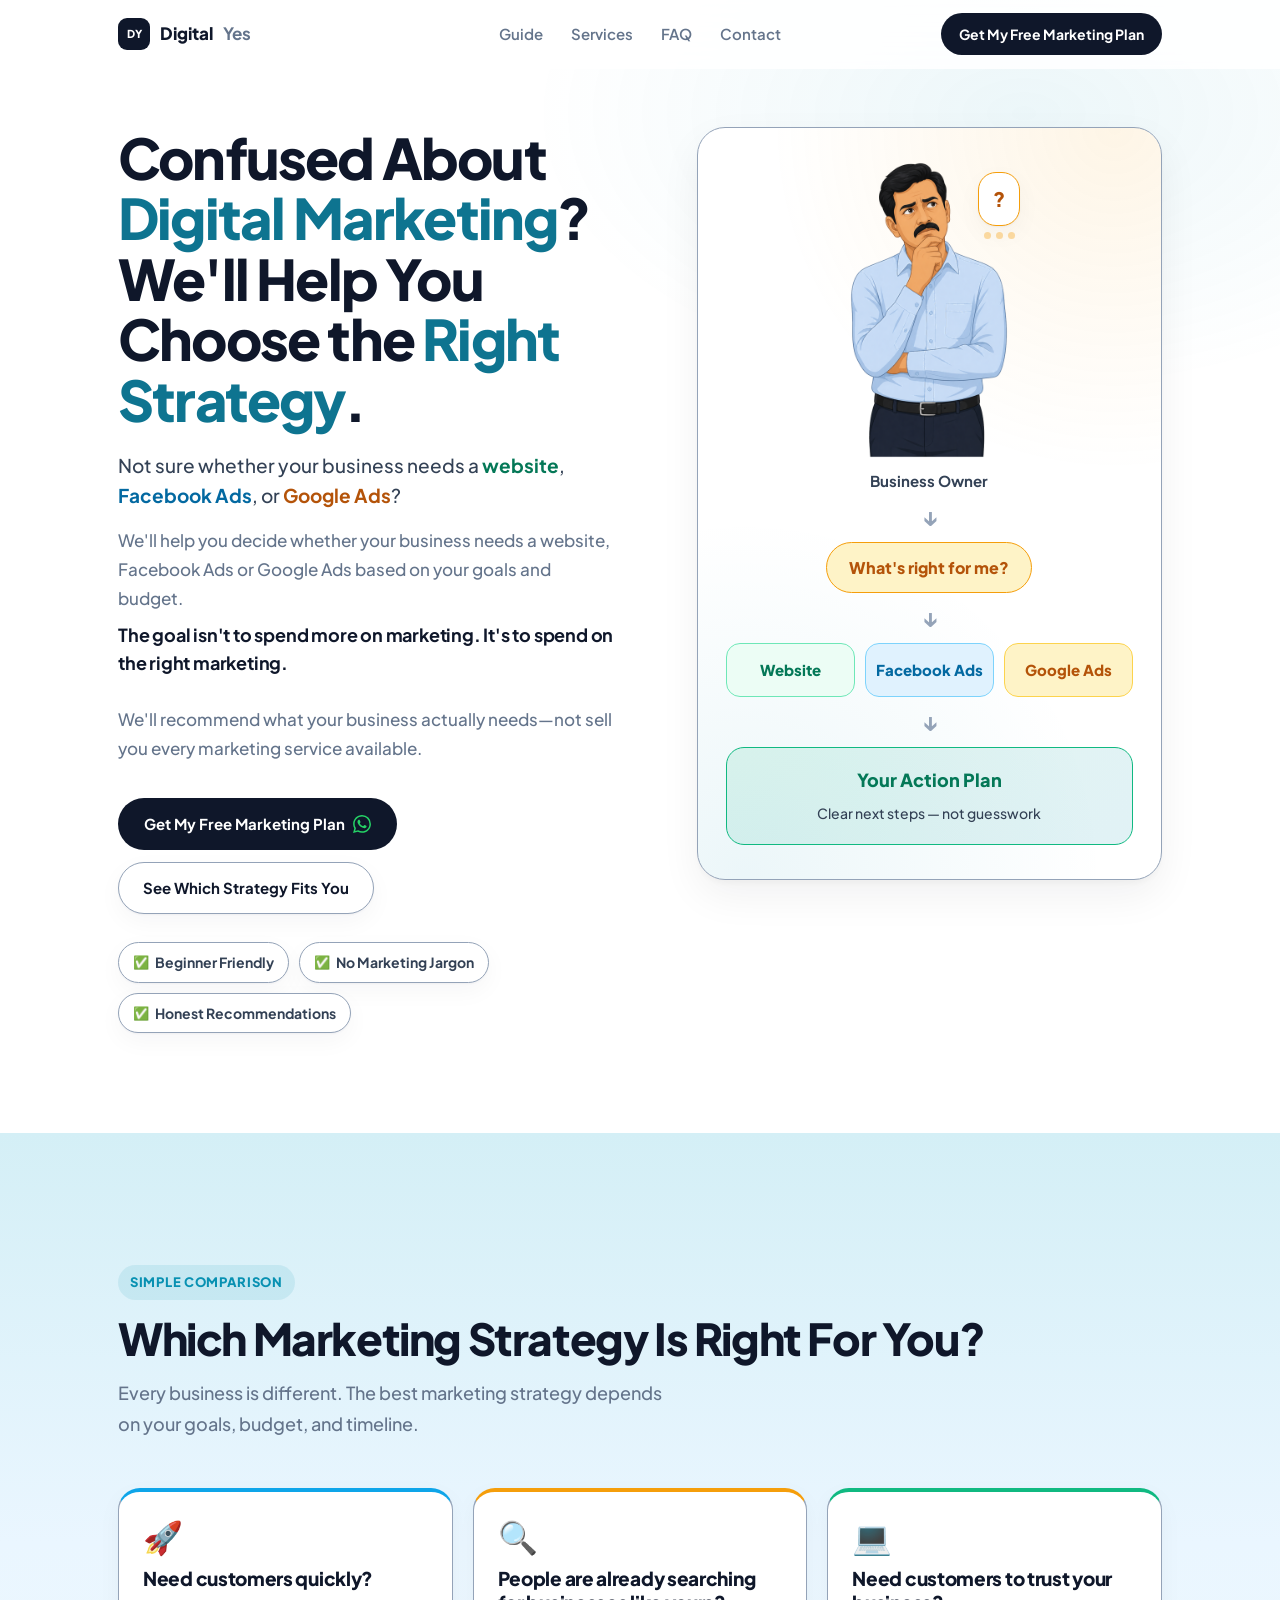
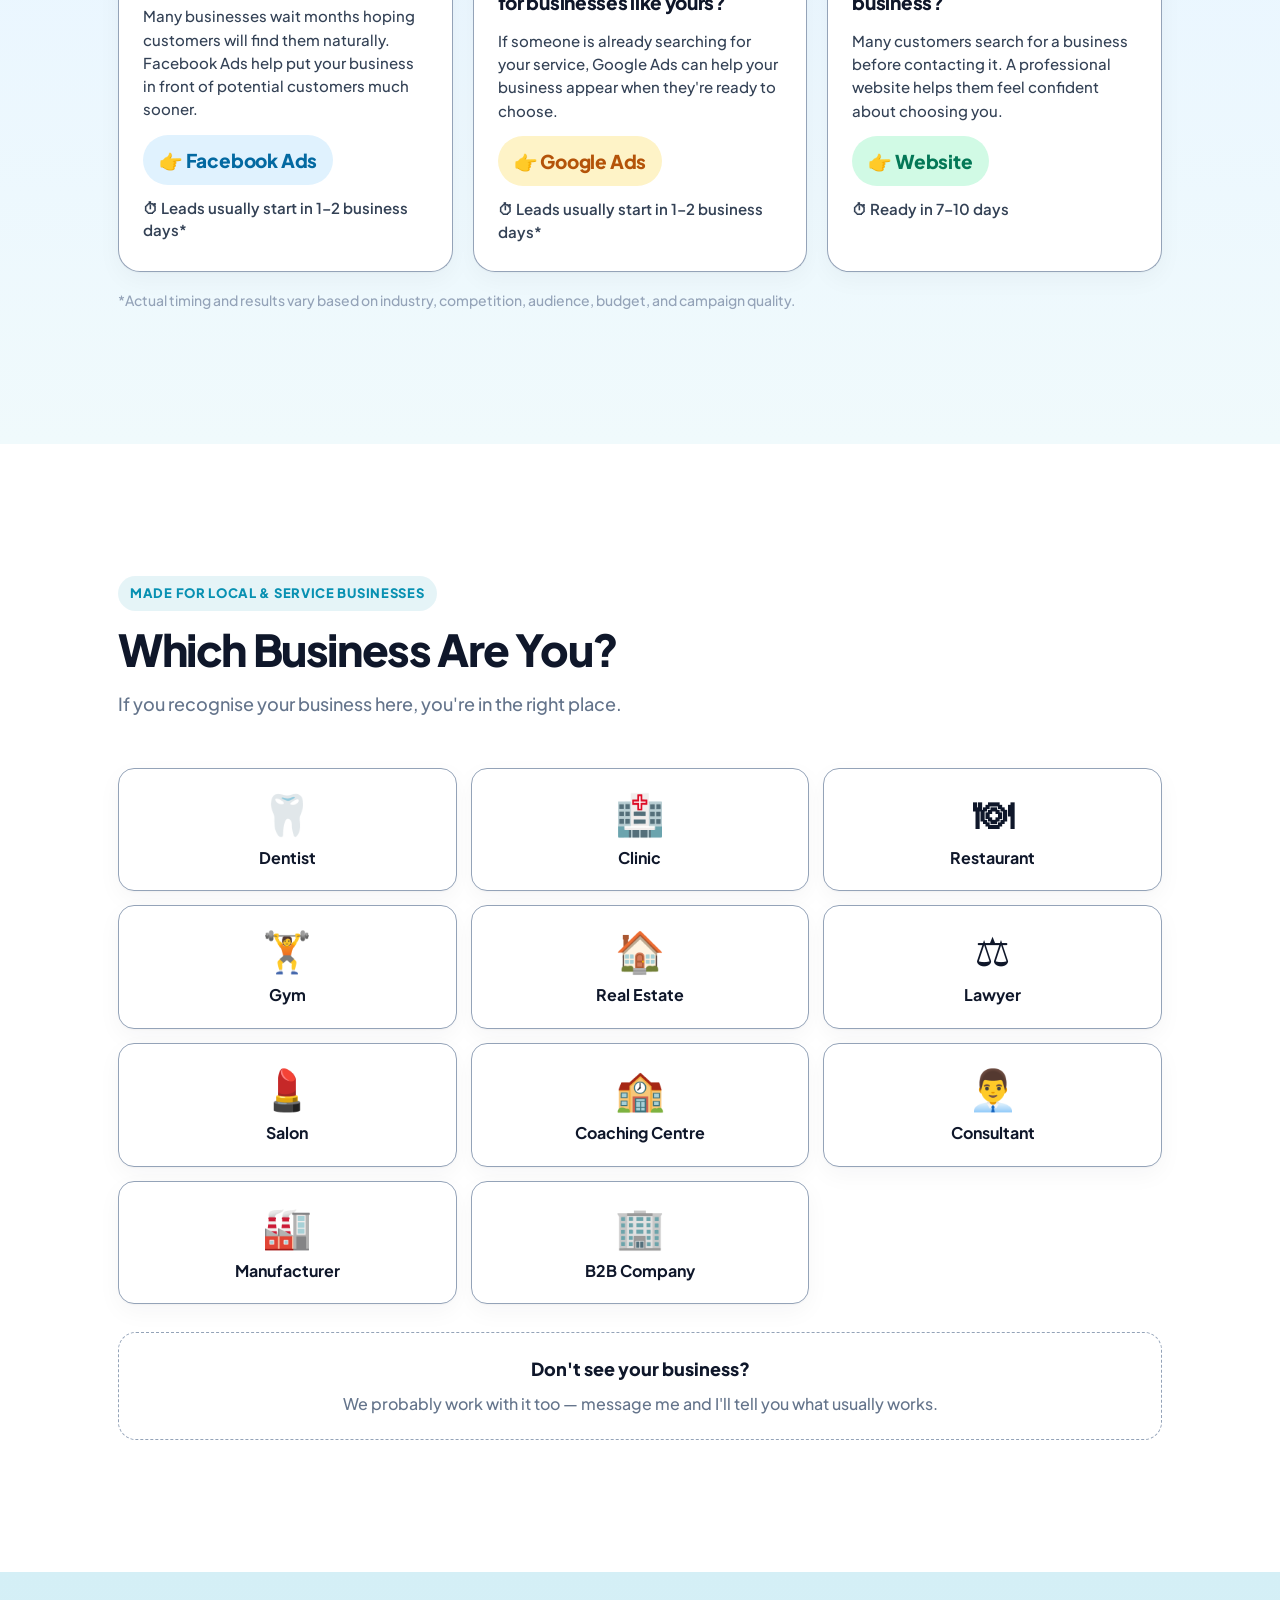
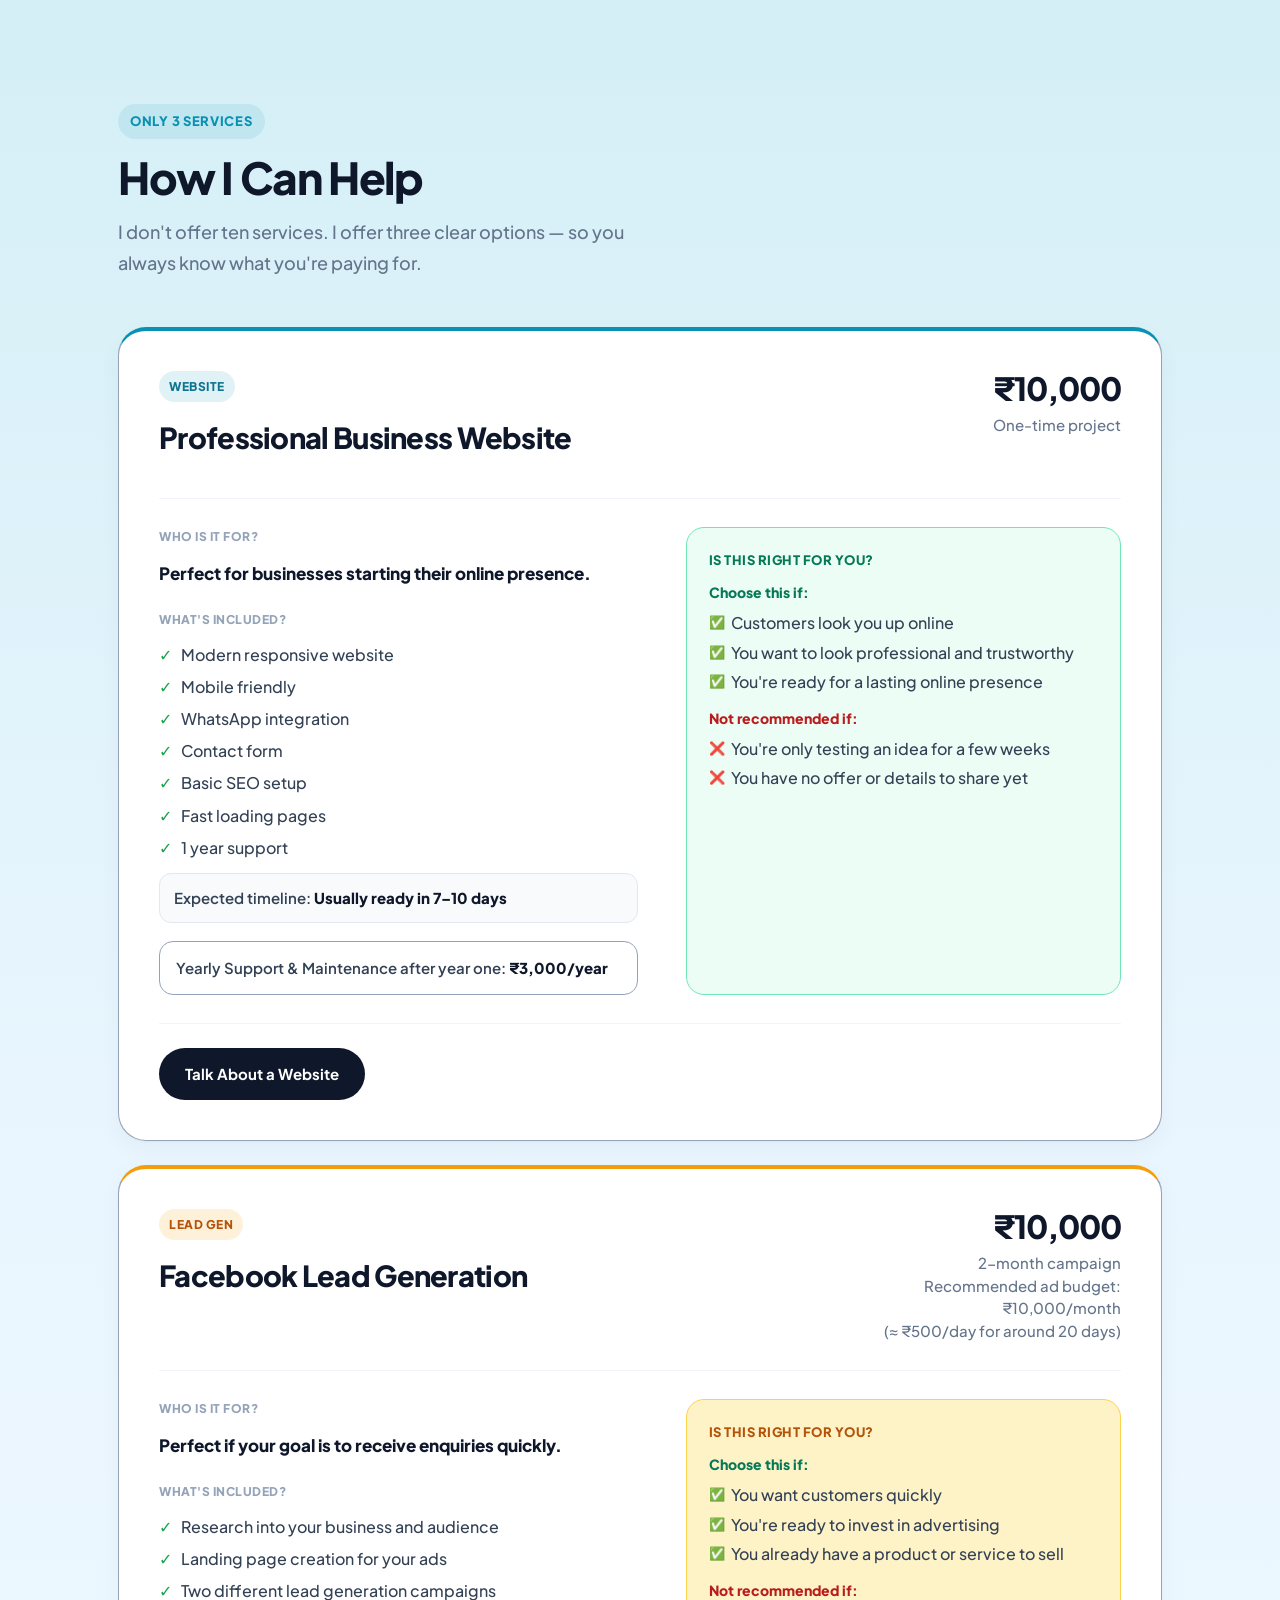
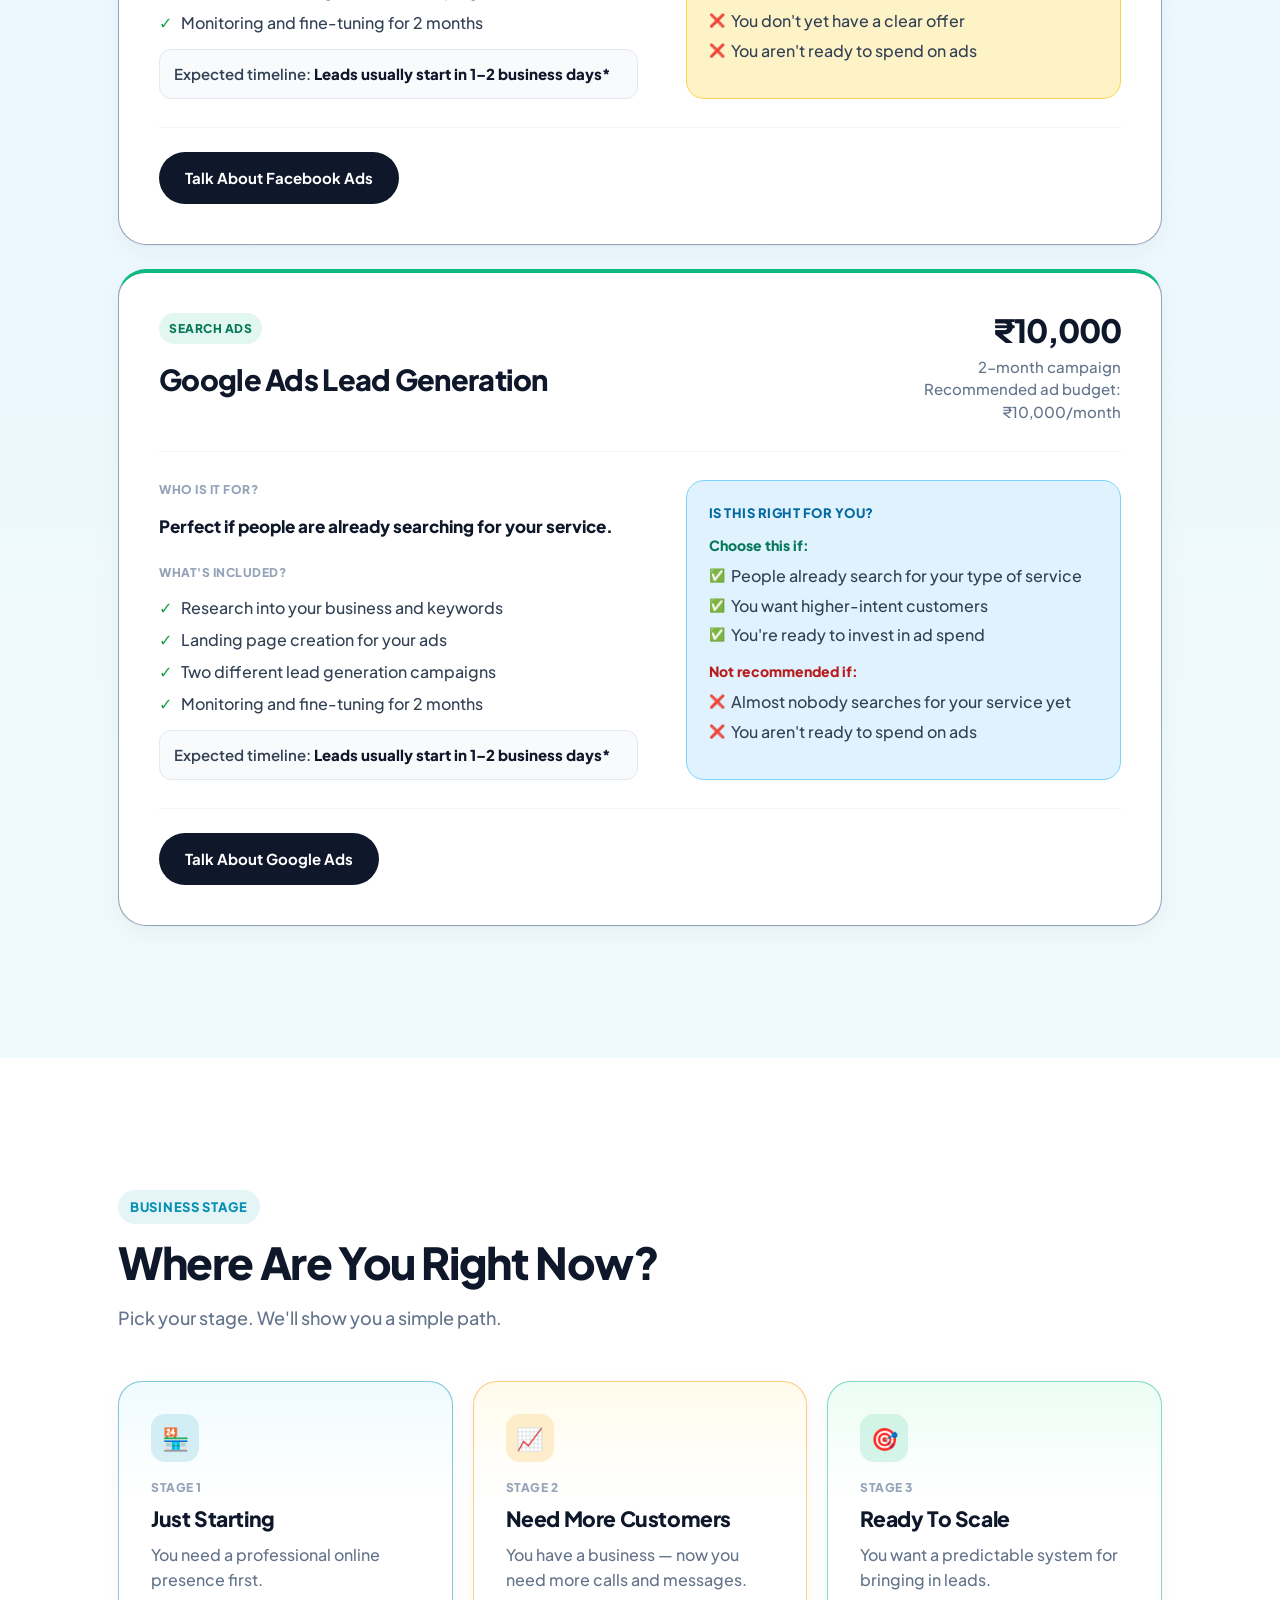
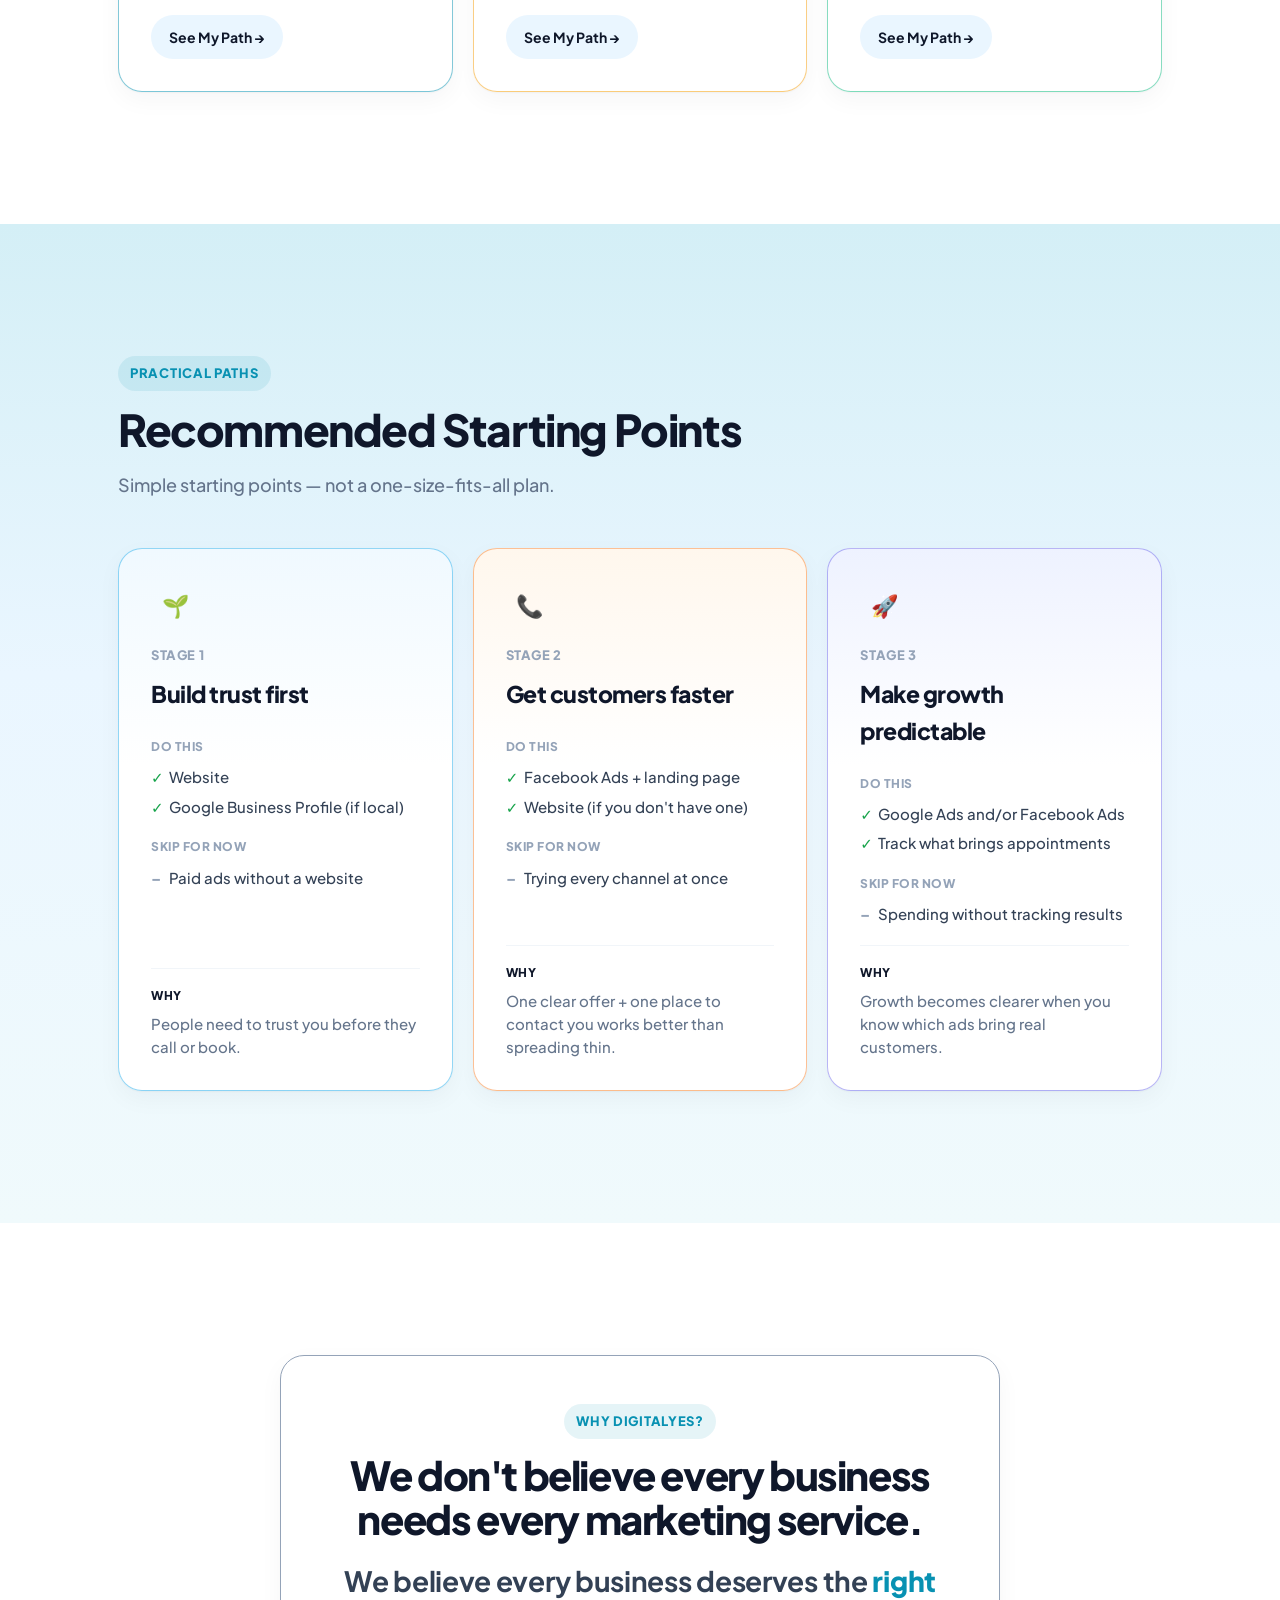
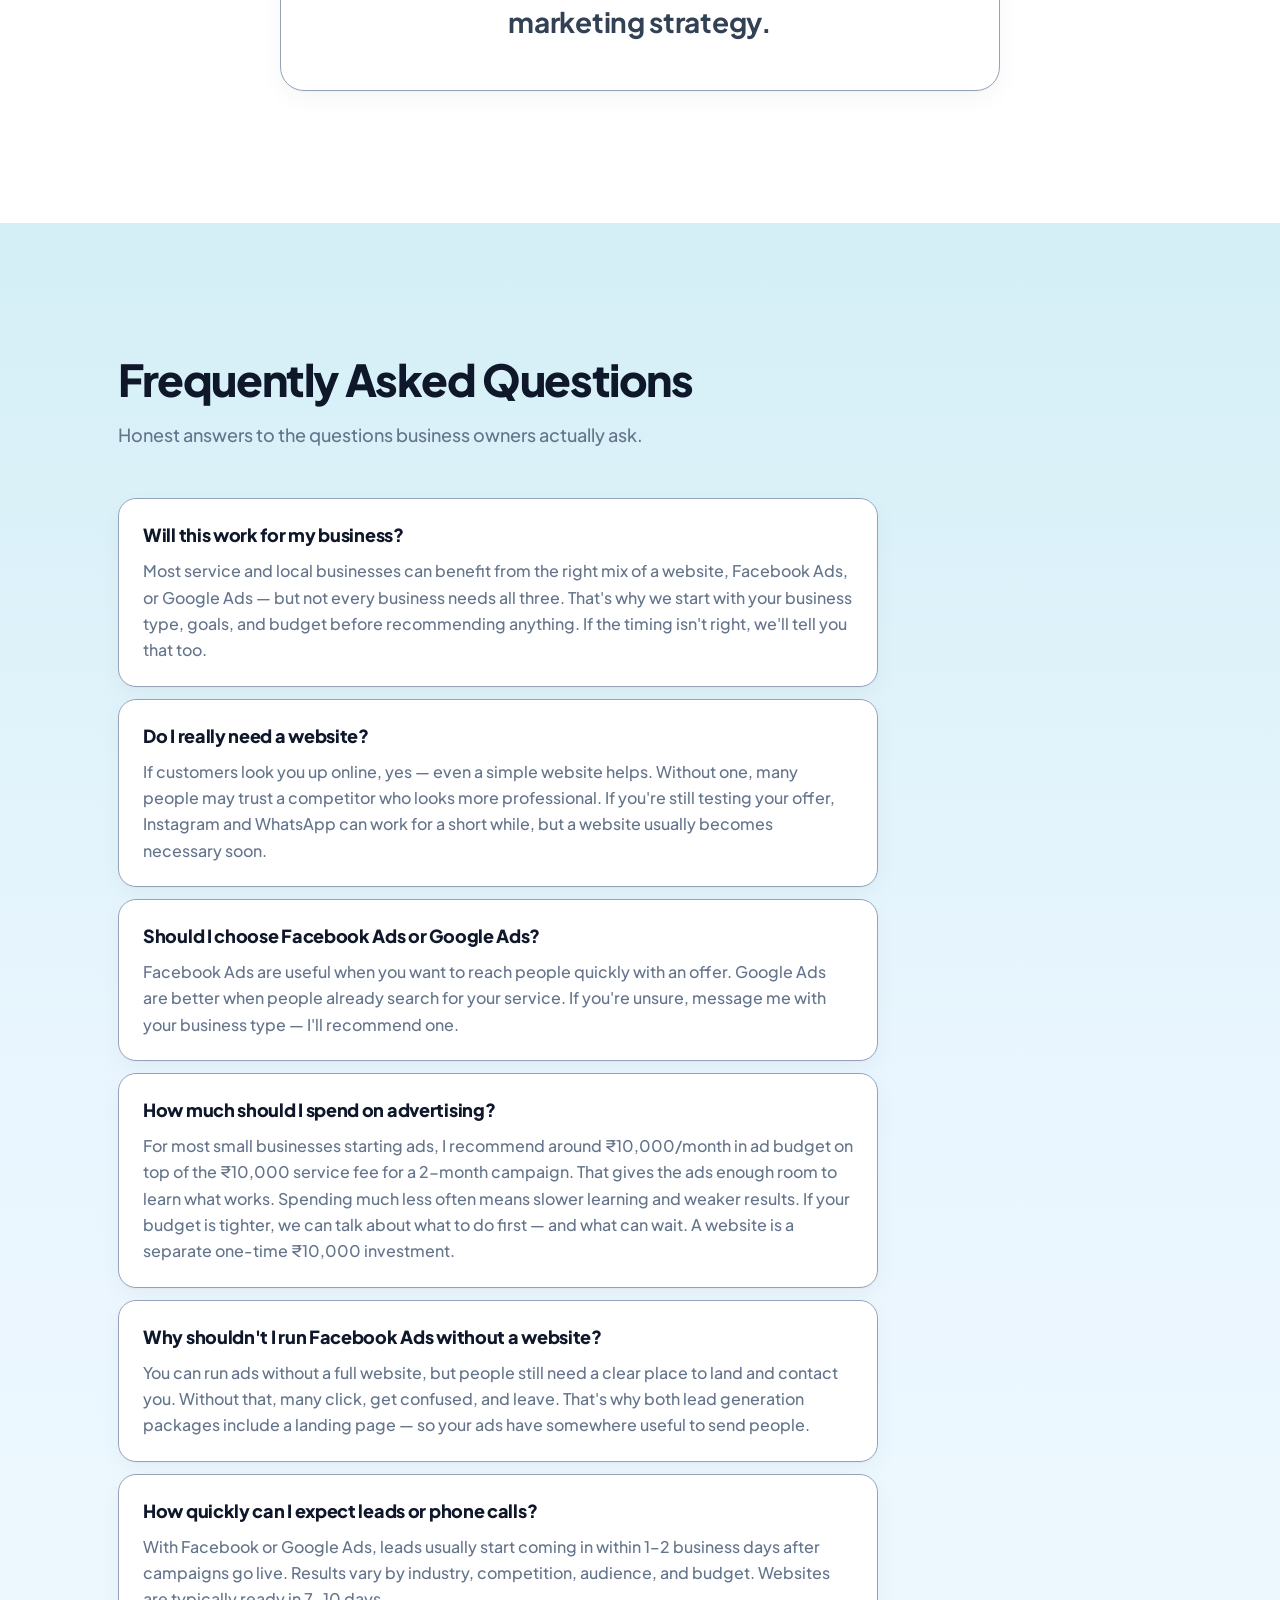
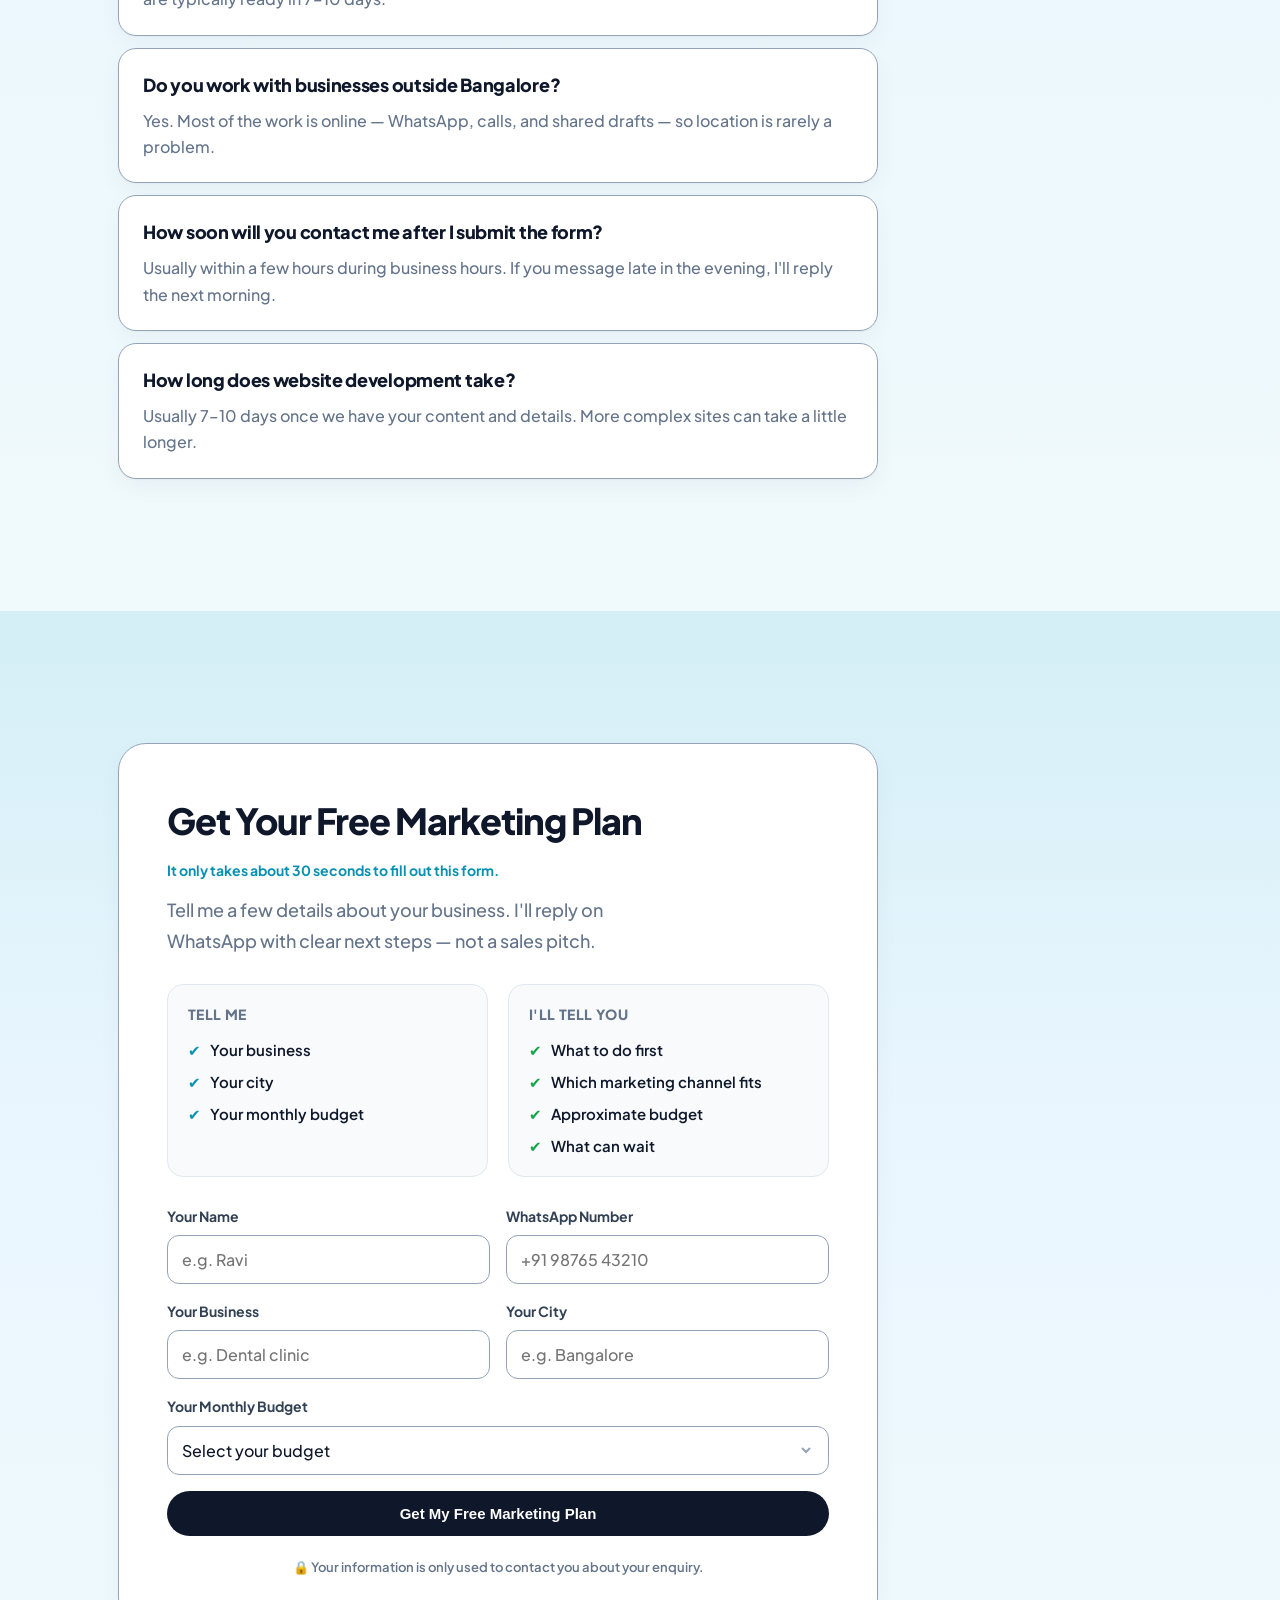
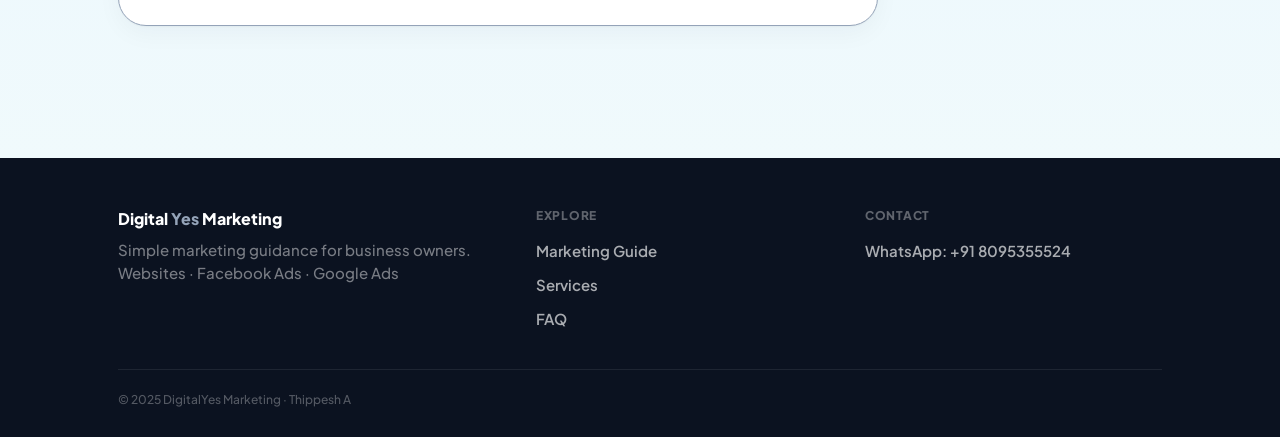
<file: index.html>
﻿<!DOCTYPE html>
<html lang="en">
<head>
  <meta charset="UTF-8">
  <meta name="viewport" content="width=device-width, initial-scale=1.0">
  <title>DigitalYes Marketing — Confused About Digital Marketing? We'll Help You Choose the Right Strategy.</title>
  <meta name="description" content="Simple guidance for business owners. Understand whether you need a website, Facebook Ads, or Google Ads — then choose what actually fits your budget.">
  <link rel="preconnect" href="https://fonts.googleapis.com">
  <link rel="preconnect" href="https://fonts.gstatic.com" crossorigin>
  <link href="https://fonts.googleapis.com/css2?family=Plus+Jakarta+Sans:ital,wght@0,400;0,500;0,600;0,700;0,800;1,400&display=swap" rel="stylesheet">
  <style>
    *, *::before, *::after { box-sizing: border-box; margin: 0; padding: 0; }

    :root {
      --bg:        #FFFFFF;
      --bg-blue:   #EAF6FF;
      --surface:   #FFFFFF;
      --text-1:    #0F172A;
      --text-2:    #334155;
      --text-3:    #64748B;
      --text-4:    #94A3B8;
      --accent:    #0F172A;
      --ok:        #16A34A;
      --primary:   #0891B2;
      --amber:     #F59E0B;
      --emerald:   #10B981;
      --coral:     #F97316;
      --sky:       #0EA5E9;
      --indigo:    #4F46E5;
      --border:    #94A3B8;
      --footer:    #0B1220;
      --shadow:    0 1px 2px rgba(15, 23, 42, 0.04), 0 8px 24px rgba(15, 23, 42, 0.04);
      --shadow-lg: 0 4px 6px rgba(15, 23, 42, 0.03), 0 16px 40px rgba(15, 23, 42, 0.06);
      --font:      'Plus Jakarta Sans', system-ui, sans-serif;
    }

    html { scroll-behavior: smooth; }

    body {
      font-family: var(--font);
      background: var(--bg);
      color: var(--text-1);
      line-height: 1.6;
      font-size: 17px;
      -webkit-font-smoothing: antialiased;
      overflow-x: hidden;
    }

    a { text-decoration: none; color: inherit; }

    .container {
      max-width: 1100px;
      margin: 0 auto;
      padding: 0 28px;
    }

    .wa-icon { width: 18px; height: 18px; flex-shrink: 0; }

    /* ─── NAV ─── */
    #navbar {
      position: fixed; top: 0; left: 0; right: 0; z-index: 100;
      background: rgba(255, 255, 255, 0.85);
      backdrop-filter: blur(16px);
      border-bottom: 1px solid transparent;
      transition: all 0.3s;
    }

    #navbar.scrolled {
      border-bottom-color: var(--border);
      box-shadow: var(--shadow);
    }

    .nav-container {
      max-width: 1100px; margin: 0 auto; padding: 0 28px;
      height: 68px;
      display: grid;
      grid-template-columns: 1fr auto 1fr;
      align-items: center;
    }

    .nav-logo {
      display: flex; align-items: center; gap: 10px;
      font-weight: 800; font-size: 17px; justify-self: start;
    }

    .nav-logo-mark {
      width: 32px; height: 32px; background: var(--text-1);
      border-radius: 9px;
      display: flex; align-items: center; justify-content: center;
    }

    .nav-logo-mark span { font-size: 11px; font-weight: 800; color: white; }
    .nav-logo em { color: var(--text-3); font-style: normal; font-weight: 700; }

    .nav-links { display: flex; gap: 28px; justify-self: center; }

    .nav-links a {
      font-size: 15px; font-weight: 600; color: var(--text-3);
      transition: color 0.2s;
    }

    .nav-links a:hover { color: var(--text-1); }

    .nav-cta {
      display: inline-flex; align-items: center; gap: 8px;
      background: var(--text-1); color: white !important;
      border-radius: 50px; padding: 10px 18px;
      font-size: 14px; font-weight: 700;
      justify-self: end;
      transition: transform 0.2s, opacity 0.2s;
    }

    .nav-cta:hover { opacity: 0.9; transform: translateY(-1px); }

    .mobile-menu-btn {
      display: none; background: none; border: none;
      cursor: pointer; padding: 8px; justify-self: end; color: var(--text-1);
    }

    #mobile-menu {
      display: none; flex-direction: column; gap: 12px;
      background: var(--bg); border-top: 1px solid var(--border);
      padding: 16px 28px;
    }

    #mobile-menu a { font-size: 16px; font-weight: 600; color: var(--text-2); }
    #mobile-menu .mobile-cta {
      background: var(--text-1); color: white;
      padding: 12px 18px; border-radius: 50px; text-align: center;
      display: inline-flex; align-items: center; justify-content: center; gap: 8px;
    }

    /* ─── BUTTONS ─── */
    .btn-primary {
      display: inline-flex; align-items: center; gap: 8px;
      background: var(--text-1); color: white;
      border-radius: 50px; padding: 14px 26px;
      font-size: 15px; font-weight: 700;
      transition: all 0.25s;
      border: none;
    }

    .btn-primary:hover { opacity: 0.9; transform: translateY(-1px); }

    /* Black CTA: burn/light flash (~2s), then 10s quiet gap, repeat */
    .burn-cta {
      background: var(--text-1) !important;
      color: #fff !important;
      background-image: none !important;
      box-shadow: none;
      text-shadow: none;
      animation: burn-flash 12s ease-in-out infinite !important;
    }

    .burn-cta:hover {
      opacity: 0.92 !important;
      filter: none;
    }

    @keyframes burn-flash {
      /* Idle black — most of the cycle is the 10s gap */
      0%,
      16.7%,
      100% {
        background: #0F172A;
        box-shadow: 0 0 0 0 transparent;
        filter: brightness(1);
      }
      /* Ignite */
      2.5% {
        background: #1c1917;
        box-shadow:
          0 0 10px 2px rgba(249, 115, 22, 0.55),
          0 0 22px 4px rgba(239, 68, 68, 0.35);
        filter: brightness(1.08);
      }
      /* Peak burn / light up */
      6% {
        background: linear-gradient(120deg, #7c2d12 0%, #ea580c 35%, #f59e0b 55%, #b91c1c 100%);
        box-shadow:
          0 0 16px 4px rgba(251, 191, 36, 0.75),
          0 0 36px 8px rgba(249, 115, 22, 0.55),
          0 0 54px 12px rgba(239, 68, 68, 0.28);
        filter: brightness(1.15);
      }
      /* Flicker */
      9% {
        background: linear-gradient(100deg, #9a3412, #f97316 40%, #fbbf24 70%, #dc2626);
        box-shadow:
          0 0 12px 3px rgba(251, 191, 36, 0.65),
          0 0 28px 6px rgba(234, 88, 12, 0.45);
        filter: brightness(1.2);
      }
      /* Cool down toward black */
      13% {
        background: #292524;
        box-shadow:
          0 0 8px 1px rgba(249, 115, 22, 0.3),
          0 0 16px 2px rgba(239, 68, 68, 0.15);
        filter: brightness(1.05);
      }
      /* Back to black — then hold until 100% (~10s gap) */
      16.7% {
        background: #0F172A;
        box-shadow: 0 0 0 0 transparent;
        filter: brightness(1);
      }
    }

    .btn-secondary {
      display: inline-flex; align-items: center; gap: 8px;
      background: var(--surface); color: var(--text-1);
      border: 1.5px solid var(--border);
      border-radius: 50px; padding: 13px 24px;
      font-size: 15px; font-weight: 700;
      transition: all 0.25s;
      box-shadow: var(--shadow);
    }

    .btn-secondary:hover { border-color: #CBD5E1; }

    .btn-soft {
      display: inline-flex; align-items: center; justify-content: center;
      background: var(--bg-blue); color: var(--text-1);
      border-radius: 50px; padding: 11px 18px;
      font-size: 14px; font-weight: 700;
      transition: all 0.25s;
      align-self: flex-start;
    }

    .situation-card:hover .btn-soft { background: var(--text-1); color: white; }

    /* ─── HERO ─── */
    .hero {
      padding: calc(136px - 1vh) 0 100px;
      background:
        radial-gradient(ellipse 70% 45% at 80% 10%, rgba(8, 145, 178, 0.08), transparent 55%),
        var(--bg);
    }

    .hero-grid {
      display: grid;
      grid-template-columns: 1.05fr 0.95fr;
      gap: 64px;
      align-items: start;
    }

    .hero h1 {
      font-size: clamp(36px, 4.6vw, 56px);
      font-weight: 800;
      line-height: 1.08;
      letter-spacing: -1.8px;
      margin-bottom: 22px;
      max-width: 580px;
    }

    .hero-sub {
      font-size: 19px;
      color: var(--text-2);
      max-width: 540px;
      margin-bottom: 16px;
      line-height: 1.55;
      font-weight: 500;
    }

    .hero-sub > span {
      display: block;
    }

    .hero-sub .hl-web { color: #047857; font-weight: 700; }
    .hero-sub .hl-fb { color: #0369A1; font-weight: 700; }
    .hero-sub .hl-gads { color: #B45309; font-weight: 700; }
    .hero-sub .hl-else { color: #3730A3; font-weight: 700; }

    .hl-mark {
      color: #0E7490;
      font-weight: inherit;
    }

    .hero-support {
      font-size: 17px;
      color: var(--text-3);
      max-width: 500px;
      margin-bottom: 36px;
      line-height: 1.7;
      font-weight: 500;
    }

    .hero-actions {
      display: flex;
      align-items: center;
      gap: 12px;
      flex-wrap: wrap;
    }

    .hero-visual {
      padding: 0;
      display: flex;
      align-items: flex-start;
      align-self: start;
      width: 100%;
      position: sticky;
      top: 96px;
      min-height: 0;
    }

    .confused-panel {
      background: #FFFFFF;
      border: 1.5px solid var(--border);
      border-radius: 28px;
      padding: 32px 28px 34px;
      box-shadow: var(--shadow-lg);
      position: relative;
      overflow: hidden;
      width: 100%;
      height: auto;
      max-height: calc(100vh - 120px);
      min-height: 0;
      display: flex;
      flex-direction: column;
      justify-content: center;
    }

    .confused-panel::before {
      content: '';
      position: absolute;
      inset: 0;
      background:
        radial-gradient(circle at 90% 0%, rgba(245, 158, 11, 0.1), transparent 40%),
        radial-gradient(circle at 10% 100%, rgba(8, 145, 178, 0.08), transparent 42%);
      pointer-events: none;
    }

    .confused-panel > * { position: relative; z-index: 1; }

    .owner-scene {
      position: relative;
      display: flex;
      flex-direction: column;
      align-items: center;
      margin-bottom: 8px;
    }

    .owner-art {
      width: 240px;
      height: auto;
      max-height: 300px;
      object-fit: contain;
      object-position: center bottom;
      border-radius: 0;
      border: none;
      box-shadow: none;
      background: transparent;
    }

    .think-bubble {
      position: absolute;
      top: 12px;
      right: 12%;
      display: flex;
      flex-direction: column;
      align-items: center;
      gap: 4px;
      pointer-events: none;
    }

    .think-cloud {
      background: #FFFFFF;
      border: 1.5px solid #F59E0B;
      border-radius: 18px;
      padding: 10px 14px;
      font-size: 20px;
      font-weight: 800;
      color: #B45309;
      box-shadow: var(--shadow);
      animation: wonder-bob 2.4s ease-in-out infinite;
    }

    .think-dots {
      display: flex;
      gap: 5px;
      margin-top: 2px;
    }

    .think-dots span {
      width: 7px;
      height: 7px;
      border-radius: 50%;
      background: #F59E0B;
      opacity: 0.35;
      animation: think-dot 1.4s ease-in-out infinite;
    }

    .think-dots span:nth-child(2) { animation-delay: 0.2s; }
    .think-dots span:nth-child(3) { animation-delay: 0.4s; }

    .owner-caption {
      margin-top: 10px;
      text-align: center;
      font-size: 15px;
      font-weight: 700;
      color: var(--text-2);
      max-width: 280px;
      line-height: 1.45;
    }

    .confused-label {
      font-size: 13px;
      font-weight: 800;
      text-transform: uppercase;
      letter-spacing: 0.6px;
      color: #B45309;
      margin-bottom: 12px;
      text-align: center;
    }

    .choice-grid {
      display: grid;
      grid-template-columns: 1fr 1fr;
      gap: 10px;
      margin-bottom: 18px;
    }

    .choice-tile {
      background: #FFFFFF;
      border: 1.5px solid var(--border);
      border-radius: 14px;
      padding: 14px 12px;
      font-size: 14px;
      font-weight: 800;
      text-align: center;
      line-height: 1.3;
      position: relative;
      transition: transform 0.25s ease, box-shadow 0.25s ease;
      animation: float-y 4.2s ease-in-out infinite;
    }

    .choice-tile:nth-child(2) { animation-delay: 0.25s; }
    .choice-tile:nth-child(3) { animation-delay: 0.5s; }
    .choice-tile:nth-child(4) { animation-delay: 0.75s; }

    .choice-tile::after {
      content: '?';
      position: absolute;
      top: 6px;
      right: 8px;
      font-size: 12px;
      font-weight: 800;
      opacity: 0.55;
    }

    .choice-tile.web {
      background: #ECFDF5;
      border-color: #6EE7B7;
      color: #047857;
    }

    .choice-tile.fb {
      background: #E0F2FE;
      border-color: #7DD3FC;
      color: #0369A1;
    }

    .choice-tile.gads {
      background: #FEF3C7;
      border-color: #FCD34D;
      color: #B45309;
    }

    .choice-tile.other {
      background: #EEF2FF;
      border-color: #A5B4FC;
      color: #3730A3;
    }

    .choice-tile small {
      display: block;
      margin-top: 4px;
      font-size: 11px;
      font-weight: 600;
      opacity: 0.75;
    }

    .confused-bridge {
      display: flex;
      align-items: center;
      justify-content: center;
      gap: 8px;
      margin-bottom: 16px;
      color: var(--text-4);
      font-size: 13px;
      font-weight: 700;
    }

    .confused-bridge .dots {
      letter-spacing: 3px;
      color: #F59E0B;
      font-weight: 800;
    }

    .clarity-card {
      background: linear-gradient(135deg, rgba(8, 145, 178, 0.1), rgba(16, 185, 129, 0.1));
      border: 1.5px solid var(--primary);
      border-radius: 16px;
      padding: 16px 18px;
      text-align: center;
    }

    .clarity-card strong {
      display: block;
      font-size: 16px;
      font-weight: 800;
      color: #0E7490;
      margin-bottom: 2px;
    }

    .clarity-card span {
      font-size: 13px;
      color: var(--text-2);
      font-weight: 500;
    }

    @keyframes wonder-bob {
      0%, 100% { transform: translateY(0) rotate(-2deg); }
      50% { transform: translateY(-7px) rotate(2deg); }
    }

    @keyframes think-dot {
      0%, 80%, 100% { opacity: 0.3; transform: translateY(0); }
      40% { opacity: 1; transform: translateY(-3px); }
    }

    /* ─── MOTION & COLOR ─── */
    @keyframes float-y {
      0%, 100% { transform: translateY(0); }
      50% { transform: translateY(-6px); }
    }
    @keyframes pulse-soft {
      0%, 100% { box-shadow: 0 0 0 0 rgba(8, 145, 178, 0.28); }
      50% { box-shadow: 0 0 0 10px rgba(8, 145, 178, 0); }
    }
    @media (prefers-reduced-motion: reduce) {
      .think-cloud, .think-dots span, .choice-tile, .biz-chip,
      .burn-cta { animation: none !important; }
    }

    .biz-strip {
      display: flex;
      flex-wrap: wrap;
      gap: 10px;
      margin-top: 28px;
    }

    .biz-chip {
      display: inline-flex;
      align-items: center;
      gap: 8px;
      background: #FFFFFF;
      border: 1.5px solid var(--border);
      border-radius: 50px;
      padding: 8px 14px;
      font-size: 14px;
      font-weight: 700;
      color: var(--text-2);
      box-shadow: var(--shadow);
      animation: float-y 5s ease-in-out infinite;
    }

    .biz-chip:nth-child(2) { animation-delay: 0.4s; }
    .biz-chip:nth-child(3) { animation-delay: 0.8s; }
    .biz-chip:nth-child(4) { animation-delay: 1.2s; }

    .biz-dot {
      width: 8px; height: 8px; border-radius: 50%;
      flex-shrink: 0;
    }

    .biz-dot.teal { background: var(--primary); }
    .biz-dot.amber { background: var(--amber); }
    .biz-dot.green { background: var(--emerald); }
    .biz-dot.coral { background: var(--coral); }

    .section-eyebrow {
      display: inline-flex;
      align-items: center;
      gap: 8px;
      font-size: 13px;
      font-weight: 800;
      text-transform: uppercase;
      letter-spacing: 0.7px;
      color: var(--primary);
      background: rgba(8, 145, 178, 0.1);
      border-radius: 50px;
      padding: 7px 12px;
      margin-bottom: 14px;
    }

    .card-icon {
      width: 48px; height: 48px;
      border-radius: 14px;
      display: flex; align-items: center; justify-content: center;
      font-size: 22px;
      margin-bottom: 16px;
      transition: transform 0.3s;
    }

    .situation-card:hover .card-icon,
    .roadmap-card:hover .card-icon { transform: scale(1.08) rotate(-3deg); }

    .situation-card.tint-teal {
      border-color: rgba(8, 145, 178, 0.5);
      background: linear-gradient(180deg, #F0FBFF 0%, #FFFFFF 38%);
    }
    .situation-card.tint-teal .situation-num,
    .situation-card.tint-teal .card-icon { background: rgba(8, 145, 178, 0.15); color: #0E7490; }
    .situation-card.tint-teal:hover { border-color: var(--primary); box-shadow: 0 12px 32px rgba(8, 145, 178, 0.16); }

    .situation-card.tint-amber {
      border-color: rgba(245, 158, 11, 0.5);
      background: linear-gradient(180deg, #FFFBEB 0%, #FFFFFF 38%);
    }
    .situation-card.tint-amber .situation-num,
    .situation-card.tint-amber .card-icon { background: rgba(245, 158, 11, 0.18); color: #B45309; }
    .situation-card.tint-amber:hover { border-color: var(--amber); box-shadow: 0 12px 32px rgba(245, 158, 11, 0.16); }

    .situation-card.tint-green {
      border-color: rgba(16, 185, 129, 0.5);
      background: linear-gradient(180deg, #ECFDF5 0%, #FFFFFF 38%);
    }
    .situation-card.tint-green .situation-num,
    .situation-card.tint-green .card-icon { background: rgba(16, 185, 129, 0.15); color: #047857; }
    .situation-card.tint-green:hover { border-color: var(--emerald); box-shadow: 0 12px 32px rgba(16, 185, 129, 0.16); }

    .roadmap-card.tint-sky {
      border-color: rgba(14, 165, 233, 0.45);
      background: linear-gradient(180deg, #F0F9FF 0%, #FFFFFF 40%);
    }
    .roadmap-card.tint-coral {
      border-color: rgba(249, 115, 22, 0.45);
      background: linear-gradient(180deg, #FFF7ED 0%, #FFFFFF 40%);
    }
    .roadmap-card.tint-indigo {
      border-color: rgba(79, 70, 229, 0.4);
      background: linear-gradient(180deg, #EEF2FF 0%, #FFFFFF 40%);
    }

    .help-card.accent-teal { border-top: 4px solid var(--primary); }
    .help-card.accent-amber { border-top: 4px solid var(--amber); }
    .help-card.accent-green { border-top: 4px solid var(--emerald); }

    .help-badge {
      display: inline-flex;
      font-size: 12px;
      font-weight: 800;
      text-transform: uppercase;
      letter-spacing: 0.5px;
      border-radius: 50px;
      padding: 6px 10px;
      margin-bottom: 12px;
    }

    .help-badge.teal { background: rgba(8,145,178,0.12); color: #0E7490; }
    .help-badge.amber { background: rgba(245,158,11,0.15); color: #B45309; }
    .help-badge.green { background: rgba(16,185,129,0.12); color: #047857; }

    .opt-pill {
      display: inline-flex;
      align-items: center;
      padding: 5px 11px;
      border-radius: 50px;
      font-size: 14px;
      font-weight: 800;
    }
    .opt-pill.fb { background: #E0F2FE; color: #0369A1; }
    .opt-pill.gads { background: #FEF3C7; color: #B45309; }
    .opt-pill.web { background: #D1FAE5; color: #047857; }
    .opt-pill.seo { background: #E0E7FF; color: #3730A3; }
    .opt-pill.ig { background: #FCE7F3; color: #BE185D; }

    .help-card.accent-teal .why-box {
      background: #ECFDF5;
      border-color: #6EE7B7;
    }
    .help-card.accent-teal .why-box h4 { color: #047857; }

    .help-card.accent-amber .why-box {
      background: #FEF3C7;
      border-color: #FCD34D;
    }
    .help-card.accent-amber .why-box h4 { color: #B45309; }

    .help-card.accent-green .why-box {
      background: #E0F2FE;
      border-color: #7DD3FC;
    }
    .help-card.accent-green .why-box h4 { color: #0369A1; }

    /* ─── SECTIONS ─── */
    .section { padding: 132px 0; }
    .section--a { background: var(--bg); }
    .section--b {
      background: linear-gradient(180deg, #D4EFF6 0%, #EAF6FF 45%, #F0FAFC 100%);
    }

    .section-title {
      font-size: clamp(30px, 3.8vw, 44px);
      font-weight: 800;
      letter-spacing: -1.4px;
      margin-bottom: 16px;
      line-height: 1.1;
    }

    .section-sub {
      font-size: 18px;
      color: var(--text-3);
      font-weight: 500;
      line-height: 1.7;
      max-width: 560px;
      margin-bottom: 48px;
    }

    /* Situation cards */
    .situation-grid {
      display: grid;
      grid-template-columns: repeat(3, 1fr);
      gap: 20px;
    }

    .situation-card {
      display: flex;
      flex-direction: column;
      background: #FFFFFF;
      border: 1.5px solid var(--border);
      border-radius: 24px;
      padding: 32px;
      box-shadow: var(--shadow);
      min-height: 220px;
      transition: transform 0.25s, box-shadow 0.25s;
    }

    .situation-card:hover {
      transform: translateY(-4px);
      box-shadow: var(--shadow-lg);
    }

    .situation-num {
      width: 36px; height: 36px;
      border-radius: 10px;
      background: var(--bg-blue);
      display: flex; align-items: center; justify-content: center;
      font-size: 14px; font-weight: 800;
      margin-bottom: 20px;
      color: var(--text-2);
    }

    .situation-card h3 {
      font-size: 21px;
      font-weight: 800;
      letter-spacing: -0.4px;
      margin-bottom: 10px;
      line-height: 1.25;
    }

    .situation-card p {
      font-size: 16px;
      color: var(--text-3);
      font-weight: 500;
      line-height: 1.6;
      flex: 1;
      margin-bottom: 22px;
    }

    /* Table */
    .table-wrap {
      overflow-x: auto;
      border-radius: 24px;
      background: #FFFFFF;
      border: 1.5px solid var(--border);
      box-shadow: var(--shadow);
    }

    .compare-table {
      width: 100%;
      border-collapse: collapse;
      min-width: 760px;
    }

    .compare-table th,
    .compare-table td {
      text-align: left;
      padding: 20px 24px;
      border-bottom: 1px solid #F1F5F9;
      font-size: 16px;
      vertical-align: top;
    }

    .compare-table th {
      font-size: 13px;
      font-weight: 800;
      text-transform: uppercase;
      letter-spacing: 0.5px;
      color: var(--text-4);
      background: #FFFFFF;
    }

    .compare-table tr:last-child td { border-bottom: none; }

    .compare-table td:first-child {
      font-weight: 700;
      color: var(--text-1);
    }

    .compare-table td {
      color: var(--text-3);
      font-weight: 500;
      line-height: 1.55;
    }

    .compare-table .opt {
      font-weight: 700;
      color: var(--text-1);
    }

    .table-note {
      margin-top: 18px;
      font-size: 14px;
      color: var(--text-4);
      font-weight: 500;
      line-height: 1.55;
      max-width: 720px;
    }

    /* Roadmaps */
    .roadmap-grid {
      display: grid;
      grid-template-columns: repeat(3, 1fr);
      gap: 20px;
    }

    .roadmap-card {
      background: #FFFFFF;
      border: 1.5px solid var(--border);
      border-radius: 24px;
      padding: 32px;
      box-shadow: var(--shadow);
      display: flex;
      flex-direction: column;
      transition: transform 0.25s, box-shadow 0.25s;
    }

    .roadmap-card:hover {
      transform: translateY(-3px);
      box-shadow: var(--shadow-lg);
    }

    .roadmap-label {
      font-size: 13px;
      font-weight: 800;
      text-transform: uppercase;
      letter-spacing: 0.6px;
      color: var(--text-4);
      margin-bottom: 10px;
    }

    .roadmap-card h3 {
      font-size: 23px;
      font-weight: 800;
      letter-spacing: -0.5px;
      margin-bottom: 24px;
    }

    .rm-block { margin-bottom: 20px; }

    .rm-block h4 {
      font-size: 12px;
      font-weight: 800;
      text-transform: uppercase;
      letter-spacing: 0.5px;
      color: var(--text-4);
      margin-bottom: 10px;
    }

    .rm-block ul {
      list-style: none;
      display: flex;
      flex-direction: column;
      gap: 8px;
    }

    .rm-block li {
      font-size: 15px;
      font-weight: 500;
      color: var(--text-2);
      padding-left: 18px;
      position: relative;
      line-height: 1.45;
    }

    .rm-block.yes li::before {
      content: '✓';
      position: absolute; left: 0;
      color: var(--ok); font-weight: 800;
    }

    .rm-block.no li::before {
      content: '–';
      position: absolute; left: 0;
      color: var(--text-4); font-weight: 800;
    }

    .rm-why {
      margin-top: auto;
      padding-top: 18px;
      border-top: 1px solid #F1F5F9;
      font-size: 15px;
      color: var(--text-3);
      font-weight: 500;
      line-height: 1.55;
    }

    .rm-why strong {
      display: block;
      color: var(--text-1);
      font-size: 12px;
      font-weight: 800;
      text-transform: uppercase;
      letter-spacing: 0.5px;
      margin-bottom: 6px;
    }

    /* Service cards */
    .help-grid {
      display: grid;
      grid-template-columns: 1fr;
      gap: 24px;
    }

    .help-card {
      background: #FFFFFF;
      border: 1.5px solid var(--border);
      border-radius: 28px;
      padding: 40px;
      box-shadow: var(--shadow);
      transition: transform 0.25s, box-shadow 0.25s;
    }

    .help-card:hover {
      transform: translateY(-3px);
      box-shadow: var(--shadow-lg);
    }

    .help-top {
      display: flex;
      justify-content: space-between;
      gap: 24px;
      flex-wrap: wrap;
      margin-bottom: 28px;
      padding-bottom: 28px;
      border-bottom: 1px solid #F1F5F9;
    }

    .help-card h3 {
      font-size: 29px;
      font-weight: 800;
      letter-spacing: -0.7px;
      margin-bottom: 10px;
    }

    .help-for {
      font-size: 17px;
      color: var(--text-3);
      font-weight: 500;
      max-width: 420px;
      line-height: 1.55;
    }

    .help-price {
      text-align: right;
    }

    .help-price .amount {
      display: block;
      font-size: 32px;
      font-weight: 800;
      letter-spacing: -1px;
      line-height: 1.1;
    }

    .help-price .meta {
      display: block;
      margin-top: 8px;
      font-size: 15px;
      color: var(--text-3);
      font-weight: 500;
      line-height: 1.5;
      max-width: 260px;
      margin-left: auto;
    }

    .help-body {
      display: grid;
      grid-template-columns: 1.1fr 1fr;
      gap: 32px 48px;
    }

    .help-block h4 {
      font-size: 12px;
      font-weight: 800;
      text-transform: uppercase;
      letter-spacing: 0.5px;
      color: var(--text-4);
      margin-bottom: 14px;
    }

    .help-block ul {
      list-style: none;
      display: flex;
      flex-direction: column;
      gap: 9px;
    }

    .help-block li {
      font-size: 16px;
      font-weight: 500;
      color: var(--text-2);
      padding-left: 22px;
      position: relative;
      line-height: 1.45;
    }

    .help-block li::before {
      content: '✓';
      position: absolute; left: 0;
      color: var(--ok); font-weight: 800;
    }

    .support-note {
      margin-top: 18px;
      padding: 14px 16px;
      background: #FFFFFF;
      border: 1.5px solid var(--border);
      border-radius: 14px;
      font-size: 15px;
      font-weight: 600;
      color: var(--text-2);
    }

    .support-note span { font-weight: 800; color: var(--text-1); }

    .why-box {
      background: #FFFFFF;
      border: 1.5px solid var(--border);
      border-radius: 18px;
      padding: 22px;
    }

    .why-box h4 {
      font-size: 13px;
      font-weight: 800;
      text-transform: uppercase;
      letter-spacing: 0.5px;
      color: var(--text-4);
      margin-bottom: 10px;
    }

    .why-box p {
      font-size: 17px;
      color: var(--text-2);
      font-weight: 500;
      line-height: 1.65;
    }

    .help-actions {
      margin-top: 28px;
      padding-top: 24px;
      border-top: 1px solid #F1F5F9;
    }

    /* Talk CTA */
    .talk-card {
      background: #FFFFFF;
      border: 1.5px solid var(--border);
      border-radius: 28px;
      padding: 48px;
      box-shadow: var(--shadow);
      max-width: 760px;
    }

    .talk-card h2 {
      font-size: clamp(28px, 3.2vw, 36px);
      font-weight: 800;
      letter-spacing: -1px;
      margin-bottom: 14px;
    }

    .talk-card > p {
      font-size: 18px;
      color: var(--text-3);
      font-weight: 500;
      line-height: 1.7;
      margin-bottom: 28px;
      max-width: 520px;
    }
    .talk-card > p.form-ease {
      font-size: 14px;
      font-weight: 700;
      color: var(--primary);
      margin: -4px 0 12px;
      max-width: none;
    }

    .lead-form {
      display: grid;
      grid-template-columns: 1fr 1fr;
      gap: 16px;
    }

    .lead-field {
      display: flex;
      flex-direction: column;
      gap: 8px;
    }

    .lead-field.full { grid-column: 1 / -1; }

    .lead-field label {
      font-size: 14px;
      font-weight: 700;
      color: var(--text-2);
    }

    .lead-field input,
    .lead-field select {
      width: 100%;
      padding: 13px 14px;
      border: 1.5px solid var(--border);
      border-radius: 12px;
      font-family: var(--font);
      font-size: 16px;
      font-weight: 500;
      color: var(--text-1);
      background: #FFFFFF;
      outline: none;
      transition: border-color 0.2s, box-shadow 0.2s;
    }

    .lead-field input:focus,
    .lead-field select:focus {
      border-color: var(--primary);
      box-shadow: 0 0 0 3px rgba(8, 145, 178, 0.15);
    }

    .lead-field select {
      appearance: none;
      background-image: url("data:image/svg+xml,%3Csvg xmlns='http://www.w3.org/2000/svg' width='16' height='16' fill='none' stroke='%2394A3B8' stroke-width='2'%3E%3Cpath d='M4 6l4 4 4-4'/%3E%3C/svg%3E");
      background-repeat: no-repeat;
      background-position: right 14px center;
      padding-right: 40px;
    }

    .lead-submit {
      width: 100%;
      border: none;
      cursor: pointer;
      justify-content: center;
    }

    .lead-submit:disabled {
      opacity: 0.7;
      cursor: not-allowed;
    }

    .lead-msg {
      display: none;
      grid-column: 1 / -1;
      font-size: 15px;
      font-weight: 600;
      line-height: 1.5;
      padding: 12px 14px;
      border-radius: 12px;
    }

    .lead-msg.ok {
      display: block;
      background: #F0FDF4;
      color: #166534;
      border: 1px solid #BBF7D0;
    }

    .lead-msg.err {
      display: block;
      background: #FEF2F2;
      color: #B91C1C;
      border: 1px solid #FECACA;
    }

    /* FAQ */
    .faq-grid {
      display: grid;
      gap: 12px;
      max-width: 760px;
    }

    .faq-item {
      background: #FFFFFF;
      border: 1.5px solid var(--border);
      border-radius: 18px;
      padding: 22px 24px;
      box-shadow: var(--shadow);
    }

    .faq-item h3 {
      font-size: 18px;
      font-weight: 800;
      margin-bottom: 8px;
      letter-spacing: -0.3px;
    }

    .faq-item p {
      font-size: 16px;
      color: var(--text-3);
      font-weight: 500;
      line-height: 1.65;
    }

    /* Footer */
    footer {
      background: var(--footer);
      padding: 48px 0 28px;
      color: white;
    }

    .footer-inner {
      display: grid;
      grid-template-columns: 1.3fr 1fr 1fr;
      gap: 32px;
      padding-bottom: 28px;
      border-bottom: 1px solid rgba(255,255,255,0.08);
      margin-bottom: 20px;
    }

    .footer-brand h4 {
      font-size: 16px; font-weight: 800; margin-bottom: 8px;
    }

    .footer-brand h4 em { color: #94A3B8; font-style: normal; }

    .footer-tagline {
      font-size: 15px; color: rgba(255,255,255,0.45);
      font-weight: 500; line-height: 1.5;
    }

    .footer-col h5 {
      font-size: 12px; font-weight: 800;
      text-transform: uppercase; letter-spacing: 0.7px;
      color: rgba(255,255,255,0.35);
      margin-bottom: 14px;
    }

    .footer-col a {
      display: block;
      font-size: 15px; font-weight: 600;
      color: rgba(255,255,255,0.65);
      margin-bottom: 10px;
      transition: color 0.2s;
    }

    .footer-col a:hover { color: white; }

    .footer-copy {
      font-size: 12px; color: rgba(255,255,255,0.3);
      font-weight: 500;
    }

    .reveal { opacity: 0; transform: translateY(14px); transition: opacity 0.5s ease, transform 0.5s ease; }
    .reveal.in { opacity: 1; transform: translateY(0); }
    .reveal.d1 { transition-delay: 0.08s; }
    .reveal.d2 { transition-delay: 0.16s; }

    @media (max-width: 960px) {
      .situation-grid, .roadmap-grid, .strategy-grid { grid-template-columns: 1fr; }
      .help-body, .lead-form { grid-template-columns: 1fr; }
      .help-price { text-align: left; }
      .help-price .meta { margin-left: 0; }
    }

    @media (max-width: 900px) {
      .nav-container { grid-template-columns: 1fr auto; }
      .nav-links, .nav-cta { display: none; }
      .mobile-menu-btn { display: block; }
      .hero-grid { grid-template-columns: 1fr; gap: 48px; align-items: start; }
      .hero-visual { min-height: 0; align-self: start; }
      .confused-panel { height: auto; max-height: none; min-height: 0; padding: 28px 22px; }
      .owner-art { width: 180px; max-height: 230px; }
      .footer-inner { grid-template-columns: 1fr; }
      .help-card, .talk-card { padding: 28px 24px; }
    }

    @media (max-width: 600px) {
      .hero { padding: 112px 0 72px; }
      .section { padding: 86px 0; }
      .hero-actions { flex-direction: column; width: 100%; }
      .hero-actions a { width: 100%; justify-content: center; }
    }

    /* Strategy scan cards */
    .strategy-grid {
      display: grid;
      grid-template-columns: repeat(3, 1fr);
      gap: 20px;
    }
    .strategy-card {
      background: #FFFFFF;
      border: 1.5px solid var(--border);
      border-radius: 22px;
      padding: 28px 24px;
      box-shadow: var(--shadow);
      transition: transform 0.25s, box-shadow 0.25s;
    }
    .strategy-card:hover { transform: translateY(-4px); box-shadow: var(--shadow-lg); }
    .strategy-card .s-icon { font-size: 32px; margin-bottom: 14px; line-height: 1; }
    .strategy-card h3 {
      font-size: 19px; font-weight: 800; letter-spacing: -0.3px;
      margin-bottom: 14px; line-height: 1.3; color: var(--text-1);
    }
    .strategy-card .s-pick {
      display: inline-flex; align-items: center; gap: 6px;
      font-size: 16px; font-weight: 800; margin-bottom: 12px;
      padding: 8px 14px; border-radius: 50px;
    }
    .strategy-card.fb .s-pick { background: #E0F2FE; color: #0369A1; }
    .strategy-card.gads .s-pick { background: #FEF3C7; color: #B45309; }
    .strategy-card.web .s-pick { background: #D1FAE5; color: #047857; }
    .strategy-card .s-time {
      font-size: 15px; color: var(--text-2); font-weight: 600; line-height: 1.5;
    }
    .strategy-card.fb { border-top: 4px solid #0EA5E9; }
    .strategy-card.gads { border-top: 4px solid var(--amber); }
    .strategy-card.web { border-top: 4px solid var(--emerald); }

    /* Hero story flow */
    .story-flow {
      display: flex;
      flex-direction: column;
      align-items: center;
      gap: 14px;
      width: 100%;
      flex: 1;
      justify-content: center;
    }
    .story-arrow {
      color: var(--text-4); font-size: 22px; font-weight: 800; line-height: 1;
    }
    .story-question {
      background: #FEF3C7; border: 1.5px solid #F59E0B; color: #B45309;
      border-radius: 50px; padding: 12px 22px; font-size: 16px; font-weight: 800;
      text-align: center;
    }
    .story-options {
      display: flex; flex-wrap: wrap; gap: 10px; justify-content: center; width: 100%;
    }
    .story-options .choice-tile {
      flex: 1 1 28%; min-width: 100px; padding: 16px 10px; font-size: 15px;
    }
    .story-options .choice-tile::after { display: none; }
    .story-or {
      font-size: 11px; font-weight: 700; color: var(--text-4);
      align-self: center; text-transform: uppercase; letter-spacing: 0.5px;
    }
    .story-outcome {
      background: linear-gradient(135deg, rgba(16,185,129,0.12), rgba(8,145,178,0.12));
      border: 1.5px solid var(--emerald);
      border-radius: 18px; padding: 18px 20px; text-align: center; width: 100%;
    }
    .story-outcome strong {
      display: block; font-size: 18px; font-weight: 800; color: #047857; margin-bottom: 4px;
    }
    .story-outcome span { font-size: 14px; color: var(--text-2); font-weight: 500; }

    /* Fit box (Is this right for you?) */
    .fit-box { display: grid; gap: 14px; }
    .fit-box h4 {
      font-size: 13px; font-weight: 800; text-transform: uppercase;
      letter-spacing: 0.5px; margin-bottom: 0;
    }
    .fit-col h5 {
      font-size: 14px; font-weight: 800; margin-bottom: 8px;
    }
    .fit-col.yes h5 { color: #047857; }
    .fit-col.no h5 { color: #B91C1C; }
    .fit-col ul { list-style: none; display: grid; gap: 6px; }
    .fit-col li {
      font-size: 16px; font-weight: 500; color: var(--text-2); line-height: 1.45;
      padding-left: 22px; position: relative;
    }
    .fit-col.yes li::before { content: '✅'; position: absolute; left: 0; font-size: 13px; top: 2px; }
    .fit-col.no li::before { content: '❌'; position: absolute; left: 0; font-size: 13px; top: 2px; }

    /* Business types */
    .biz-type-grid {
      display: grid;
      grid-template-columns: repeat(3, 1fr);
      gap: 14px;
    }
    .biz-type {
      background: #FFFFFF;
      border: 1.5px solid var(--border);
      border-radius: 16px;
      padding: 24px 14px 20px;
      text-align: center;
      font-size: 16px; font-weight: 700; color: var(--text-1);
      box-shadow: var(--shadow);
      transition: transform 0.2s, border-color 0.2s;
    }
    .biz-type:hover { transform: translateY(-2px); border-color: var(--primary); }
    .biz-type .bt-icon { display: block; font-size: 40px; margin-bottom: 12px; line-height: 1; }
    .biz-type-note {
      margin-top: 28px; text-align: center;
      background: #FFFFFF; border: 1.5px dashed var(--border);
      border-radius: 18px; padding: 22px 20px;
    }
    .biz-type-note strong { display: block; font-size: 18px; font-weight: 800; margin-bottom: 6px; }
    .biz-type-note span { font-size: 16px; color: var(--text-3); font-weight: 500; }

    /* Talk value lists */
    .talk-split {
      display: grid; grid-template-columns: 1fr 1fr; gap: 20px;
      margin-bottom: 28px;
    }
    .talk-panel {
      background: #F8FAFC; border: 1.5px solid #E2E8F0;
      border-radius: 16px; padding: 18px 20px;
    }
    .talk-panel h3 {
      font-size: 14px; font-weight: 800; text-transform: uppercase;
      letter-spacing: 0.4px; color: var(--text-3); margin-bottom: 12px;
    }
    .talk-panel ul { list-style: none; display: grid; gap: 8px; }
    .talk-panel li {
      font-size: 15px; font-weight: 600; color: var(--text-1);
      padding-left: 22px; position: relative;
    }
    .talk-panel.you li::before { content: '✔'; position: absolute; left: 0; color: var(--primary); font-weight: 800; }
    .talk-panel.get li::before { content: '✔'; position: absolute; left: 0; color: var(--ok); font-weight: 800; }

    @media (max-width: 900px) {
      .strategy-grid, .biz-type-grid, .talk-split { grid-template-columns: 1fr; }
      .biz-type-grid { grid-template-columns: repeat(2, 1fr); }
    }
    @media (max-width: 600px) {
      .biz-type-grid { grid-template-columns: 1fr 1fr; }
    }


    .positioning-line {
      font-size: 18px;
      font-weight: 700;
      color: var(--text-1);
      max-width: 540px;
      margin: -8px 0 28px;
      line-height: 1.55;
      letter-spacing: -0.2px;
    }
    .strategy-card .s-why {
      font-size: 15px;
      color: var(--text-2);
      font-weight: 500;
      line-height: 1.55;
      margin: 12px 0 14px;
    }
    .help-who {
      font-size: 16px;
      color: var(--text-2);
      font-weight: 500;
      line-height: 1.6;
      margin-bottom: 4px;
    }
    .help-timeline {
      margin-top: 14px;
      padding: 12px 14px;
      background: #F8FAFC;
      border: 1.5px solid #E2E8F0;
      border-radius: 12px;
      font-size: 15px;
      font-weight: 600;
      color: var(--text-2);
    }
    .help-timeline span { font-weight: 800; color: var(--text-1); }
    .form-ease {
      font-size: 14px;
      font-weight: 700;
      color: var(--text-3);
      margin: -8px 0 22px;
    }
    .stage-tag {
      display: inline-block;
      font-size: 12px;
      font-weight: 800;
      letter-spacing: 0.5px;
      text-transform: uppercase;
      color: var(--text-4);
      margin-bottom: 8px;
    }

    .why-brand {
      max-width: 720px;
      margin: 0 auto;
      text-align: center;
      background: #FFFFFF;
      border: 1.5px solid var(--border);
      border-radius: 24px;
      padding: 48px 36px;
      box-shadow: var(--shadow);
    }
    .why-brand .section-title {
      margin-bottom: 18px;
    }
    .why-brand-line {
      font-size: 22px;
      font-weight: 700;
      color: var(--text-2);
      line-height: 1.45;
      letter-spacing: -0.3px;
    }
    .why-brand-line em {
      font-style: normal;
      color: var(--primary);
      font-weight: 800;
    }
    .hero-sub .hl-web,
    .hero-sub .hl-fb,
    .hero-sub .hl-gads { display: inline; }

    .strategy-card .s-pick {
      display: inline-flex; align-items: center; gap: 6px;
      font-size: 19px; font-weight: 800; margin-bottom: 12px;
      padding: 10px 16px; border-radius: 50px;
      letter-spacing: -0.2px;
    }
    .biz-chip.trust {
      gap: 6px;
    }
    .biz-chip .biz-check {
      font-size: 13px;
      line-height: 1;
    }
    .help-who strong {
      font-weight: 800;
      color: var(--text-1);
      font-size: 17px;
    }
    .why-brand .section-title {
      font-size: clamp(28px, 3.6vw, 40px);
      margin-bottom: 20px;
    }
    .why-brand-line {
      font-size: clamp(22px, 2.8vw, 28px);
      font-weight: 700;
      color: var(--text-2);
      line-height: 1.45;
      letter-spacing: -0.3px;
    }
    .form-privacy {
      margin-top: 14px;
      font-size: 13px;
      font-weight: 600;
      color: var(--text-3);
      text-align: center;
      line-height: 1.45;
    }

    /* Mobile optimization */
    html { -webkit-text-size-adjust: 100%; }
    img, svg { max-width: 100%; height: auto; }
    .container { overflow-wrap: anywhere; }

    @media (max-width: 900px) {
      .hero-visual { position: static; top: auto; }
      .confused-panel { max-height: none; }
      .biz-strip { gap: 8px; }
      .biz-chip { font-size: 13px; padding: 7px 12px; }
      .why-brand { padding: 36px 22px; }
      .talk-split { grid-template-columns: 1fr; }
      .story-options .choice-tile { font-size: 14px; padding: 14px 8px; }
      .owner-art { width: 160px; max-height: 210px; }
      .section-title { font-size: clamp(26px, 7vw, 34px); }
      .hero h1 { font-size: clamp(30px, 8vw, 40px); letter-spacing: -1.2px; }
      .hero-sub { font-size: 17px; }
      .hero-support, .positioning-line { font-size: 16px; }
      .strategy-card .s-pick { font-size: 18px; }
      input, select, textarea { font-size: 16px !important; }
      .lead-submit, .btn-primary, .btn-secondary { min-height: 48px; }
      .nav-container { padding: 0 18px; }
      .container { padding: 0 18px; }
    }

    @media (max-width: 600px) {
      .hero { padding: 100px 0 56px; }
      .section { padding: 64px 0; }
      .hero-grid { gap: 28px; }
      .confused-panel { padding: 22px 16px; border-radius: 20px; }
      .story-flow { gap: 10px; }
      .story-question { font-size: 14px; padding: 10px 14px; }
      .story-outcome strong { font-size: 16px; }
      .biz-type-grid { grid-template-columns: 1fr 1fr; gap: 10px; }
      .biz-type { padding: 16px 10px 14px; font-size: 14px; }
      .biz-type .bt-icon { font-size: 32px; }
      .help-card, .talk-card { padding: 24px 18px; border-radius: 20px; }
      .help-top { gap: 16px; }
      .faq-item { padding: 18px 16px; }
      .footer-inner { gap: 28px; }
      .form-privacy { font-size: 12px; }
    }

  </style>
  <script defer src="https://cloud.umami.is/script.js" data-website-id="3a1aca4d-18f7-47f1-aba2-35dbbecfd51e" data-auto-track="true"></script>
</head>
<body>

  <nav id="navbar">
    <div class="nav-container">
      <a href="index.html" class="nav-logo">
        <div class="nav-logo-mark"><span>DY</span></div>
        Digital<em>Yes</em>
      </a>
      <div class="nav-links">
        <a href="#guide">Guide</a>
        <a href="#help">Services</a>
        <a href="#faq">FAQ</a>
        <a href="contact.html">Contact</a>
      </div>
      <a href="https://wa.me/918095355524?text=Hi%2C%20I%27d%20like%20my%20free%20marketing%20plan." target="_blank" rel="noopener" class="nav-cta burn-cta">
        Get My Free Marketing Plan
      </a>
      <button class="mobile-menu-btn" onclick="toggleMenu()" aria-label="Menu">
        <svg width="22" height="22" fill="none" stroke="currentColor" stroke-width="2"><path d="M3 7h16M3 12h16M3 17h16"/></svg>
      </button>
    </div>
    <div id="mobile-menu">
      <a href="#guide" onclick="closeMenu()">Guide</a>
      <a href="#help" onclick="closeMenu()">Services</a>
      <a href="#faq" onclick="closeMenu()">FAQ</a>
      <a href="contact.html">Contact</a>
      <a href="https://wa.me/918095355524?text=Hi%2C%20I%27d%20like%20my%20free%20marketing%20plan." target="_blank" rel="noopener" class="mobile-cta burn-cta">
        Get My Free Marketing Plan
      </a>
    </div>
  </nav>

  <!-- Hero -->
  <section id="home" class="hero">
    <div class="container">
      <div class="hero-grid">
        <div class="hero-content">
          <h1 class="reveal">Confused About <span class="hl-mark">Digital Marketing</span>?<br>We'll Help You Choose the <span class="hl-mark">Right Strategy</span>.</h1>
          <p class="hero-sub reveal d1">
            Not sure whether your business needs a <span class="hl-web">website</span>, <span class="hl-fb">Facebook Ads</span>, or <span class="hl-gads">Google Ads</span>?
          </p>
          <p class="hero-support reveal d1" style="margin-bottom:16px;">We'll help you decide whether your business needs a website, Facebook Ads or Google Ads based on your goals and budget.</p>
          <p class="positioning-line reveal d1">The goal isn't to spend more on marketing. It's to spend on the right marketing.</p>
          <p class="hero-support reveal d1">We'll recommend what your business actually needs—not sell you every marketing service available.</p>
          <div class="hero-actions reveal d2">
            <a href="https://wa.me/918095355524?text=Hi%2C%20I%27d%20like%20my%20free%20marketing%20plan." target="_blank" rel="noopener" class="btn-primary pulse burn-cta">
              Get My Free Marketing Plan
              <svg class="wa-icon" viewBox="0 0 24 24" fill="#25D366"><path d="M17.472 14.382c-.297-.149-1.758-.867-2.03-.967-.273-.099-.471-.148-.67.15-.197.297-.767.966-.94 1.164-.173.199-.347.223-.644.075-.297-.15-1.255-.463-2.39-1.475-.883-.788-1.48-1.761-1.653-2.059-.173-.297-.018-.458.13-.606.134-.133.298-.347.446-.52.149-.174.198-.298.298-.497.099-.198.05-.371-.025-.52-.075-.149-.669-1.612-.916-2.207-.242-.579-.487-.5-.669-.51-.173-.008-.371-.01-.57-.01-.198 0-.52.074-.792.372-.272.297-1.04 1.016-1.04 2.479 0 1.462 1.065 2.875 1.213 3.074.149.198 2.096 3.2 5.077 4.487.709.306 1.262.489 1.694.625.712.227 1.36.195 1.871.118.571-.085 1.758-.719 2.006-1.413.248-.694.248-1.289.173-1.413-.074-.124-.272-.198-.57-.347m-5.421 7.403h-.004a9.87 9.87 0 01-5.031-1.378l-.361-.214-3.741.982.998-3.648-.235-.374a9.86 9.86 0 01-1.51-5.26c.001-5.45 4.436-9.884 9.888-9.884 2.64 0 5.122 1.03 6.988 2.898a9.825 9.825 0 012.893 6.994c-.003 5.45-4.435 9.884-9.883 9.884m8.413-18.297A11.815 11.815 0 0012.05 0C5.495 0 .16 5.335.157 11.892c0 2.096.547 4.142 1.588 5.945L.057 24l6.305-1.654a11.882 11.882 0 005.683 1.448h.005c6.554 0 11.89-5.335 11.893-11.893a11.821 11.821 0 00-3.48-8.413z"/></svg>
            </a>
            <a href="#guide" class="btn-secondary">See Which Strategy Fits You</a>
          </div>
          <div class="biz-strip reveal d2">
            <span class="biz-chip trust"><span class="biz-check">✅</span> Beginner Friendly</span>
            <span class="biz-chip trust"><span class="biz-check">✅</span> No Marketing Jargon</span>
            <span class="biz-chip trust"><span class="biz-check">✅</span> Honest Recommendations</span>
          </div>
        </div>

        <div class="hero-visual reveal d1" aria-hidden="true">
          <div class="confused-panel">
            <div class="story-flow">
              <div class="owner-scene" style="margin-bottom:0;">
                <img class="owner-art" src="images/thinking-business-owner.png" alt="" width="240" height="300">
                <div class="think-bubble">
                  <div class="think-cloud">?</div>
                  <div class="think-dots"><span></span><span></span><span></span></div>
                </div>
                <p class="owner-caption">Business Owner</p>
              </div>
              <div class="story-arrow">↓</div>
              <div class="story-question">What's right for me?</div>
              <div class="story-arrow">↓</div>
              <div class="story-options">
                <div class="choice-tile web">Website</div>
                <div class="choice-tile fb">Facebook Ads</div>
                <div class="choice-tile gads">Google Ads</div>
              </div>
              <div class="story-arrow">↓</div>
              <div class="story-outcome">
                <strong>Your Action Plan</strong>
                <span>Clear next steps — not guesswork</span>
              </div>
            </div>
          </div>
        </div>
      </div>
    </div>
  </section>

  <!-- Strategy -->
  <section id="guide" class="section section--b">
    <div class="container">
      <div class="section-eyebrow reveal">Simple comparison</div>
      <h2 class="section-title reveal">Which Marketing Strategy Is Right For You?</h2>
      <p class="section-sub reveal d1">Every business is different. The best marketing strategy depends on your goals, budget, and timeline.</p>

      <div class="strategy-grid">
        <a href="#facebook-ads" class="strategy-card fb reveal">
          <div class="s-icon">🚀</div>
          <h3>Need customers quickly?</h3>
          <p class="s-why">Many businesses wait months hoping customers will find them naturally. Facebook Ads help put your business in front of potential customers much sooner.</p>
          <div class="s-pick">👉 Facebook Ads</div>
          <p class="s-time">⏱ Leads usually start in 1–2 business days*</p>
        </a>
        <a href="#google-ads" class="strategy-card gads reveal d1">
          <div class="s-icon">🔍</div>
          <h3>People are already searching for businesses like yours?</h3>
          <p class="s-why">If someone is already searching for your service, Google Ads can help your business appear when they're ready to choose.</p>
          <div class="s-pick">👉 Google Ads</div>
          <p class="s-time">⏱ Leads usually start in 1–2 business days*</p>
        </a>
        <a href="#website" class="strategy-card web reveal d2">
          <div class="s-icon">💻</div>
          <h3>Need customers to trust your business?</h3>
          <p class="s-why">Many customers search for a business before contacting it. A professional website helps them feel confident about choosing you.</p>
          <div class="s-pick">👉 Website</div>
          <p class="s-time">⏱ Ready in 7–10 days</p>
        </a>
      </div>
      <p class="table-note reveal">*Actual timing and results vary based on industry, competition, audience, budget, and campaign quality.</p>
    </div>
  </section>

  <!-- Business types -->
  <section id="businesses" class="section section--a">
    <div class="container">
      <div class="section-eyebrow reveal">Made for local &amp; service businesses</div>
      <h2 class="section-title reveal">Which Business Are You?</h2>
      <p class="section-sub reveal d1">If you recognise your business here, you're in the right place.</p>

      <div class="biz-type-grid">
        <div class="biz-type reveal"><span class="bt-icon">🦷</span>Dentist</div>
        <div class="biz-type reveal d1"><span class="bt-icon">🏥</span>Clinic</div>
        <div class="biz-type reveal d2"><span class="bt-icon">🍽</span>Restaurant</div>
        <div class="biz-type reveal"><span class="bt-icon">🏋</span>Gym</div>
        <div class="biz-type reveal d1"><span class="bt-icon">🏠</span>Real Estate</div>
        <div class="biz-type reveal d2"><span class="bt-icon">⚖</span>Lawyer</div>
        <div class="biz-type reveal"><span class="bt-icon">💄</span>Salon</div>
        <div class="biz-type reveal d1"><span class="bt-icon">🏫</span>Coaching Centre</div>
        <div class="biz-type reveal d2"><span class="bt-icon">👨‍💼</span>Consultant</div>
        <div class="biz-type reveal"><span class="bt-icon">🏭</span>Manufacturer</div>
        <div class="biz-type reveal d1"><span class="bt-icon">🏢</span>B2B Company</div>
      </div>

      <div class="biz-type-note reveal">
        <strong>Don't see your business?</strong>
        <span>We probably work with it too — message me and I'll tell you what usually works.</span>
      </div>
    </div>
  </section>

  <!-- Services -->
  <section id="help" class="section section--b">
    <div class="container">
      <div class="section-eyebrow reveal">Only 3 services</div>
      <h2 class="section-title reveal">How I Can Help</h2>
      <p class="section-sub reveal d1">I don't offer ten services. I offer three clear options — so you always know what you're paying for.</p>

      <div class="help-grid">

        <article class="help-card accent-teal reveal" id="website">
          <div class="help-top">
            <div>
              <span class="help-badge teal">Website</span>
              <h3>Professional Business Website</h3>
            </div>
            <div class="help-price">
              <span class="amount">₹10,000</span>
              <span class="meta">One-time project</span>
            </div>
          </div>
          <div class="help-body">
            <div class="help-block">
              <h4>Who is it for?</h4>
              <p class="help-who"><strong>Perfect for businesses starting their online presence.</strong></p>
              <h4 style="margin-top:22px;">What's included?</h4>
              <ul>
                <li>Modern responsive website</li>
                <li>Mobile friendly</li>
                <li>WhatsApp integration</li>
                <li>Contact form</li>
                <li>Basic SEO setup</li>
                <li>Fast loading pages</li>
                <li>1 year support</li>
              </ul>
              <div class="help-timeline">Expected timeline: <span>Usually ready in 7–10 days</span></div>
              <div class="support-note">Yearly Support &amp; Maintenance after year one: <span>₹3,000/year</span></div>
            </div>
            <div class="why-box">
              <h4>Is this right for you?</h4>
              <div class="fit-box">
                <div class="fit-col yes">
                  <h5>Choose this if:</h5>
                  <ul>
                    <li>Customers look you up online</li>
                    <li>You want to look professional and trustworthy</li>
                    <li>You're ready for a lasting online presence</li>
                  </ul>
                </div>
                <div class="fit-col no">
                  <h5>Not recommended if:</h5>
                  <ul>
                    <li>You're only testing an idea for a few weeks</li>
                    <li>You have no offer or details to share yet</li>
                  </ul>
                </div>
              </div>
            </div>
          </div>
          <div class="help-actions">
            <a href="https://wa.me/918095355524?text=Hi%2C%20I%27m%20interested%20in%20a%20Professional%20Business%20Website%20(%E2%82%B910%2C000)." target="_blank" rel="noopener" class="btn-primary">Talk About a Website</a>
          </div>
        </article>

        <article class="help-card accent-amber reveal d1" id="facebook-ads">
          <div class="help-top">
            <div>
              <span class="help-badge amber">Lead Gen</span>
              <h3>Facebook Lead Generation</h3>
            </div>
            <div class="help-price">
              <span class="amount">₹10,000</span>
              <span class="meta">2-month campaign<br>Recommended ad budget: ₹10,000/month<br>(≈ ₹500/day for around 20 days)</span>
            </div>
          </div>
          <div class="help-body">
            <div class="help-block">
              <h4>Who is it for?</h4>
              <p class="help-who"><strong>Perfect if your goal is to receive enquiries quickly.</strong></p>
              <h4 style="margin-top:22px;">What's included?</h4>
              <ul>
                <li>Research into your business and audience</li>
                <li>Landing page creation for your ads</li>
                <li>Two different lead generation campaigns</li>
                <li>Monitoring and fine-tuning for 2 months</li>
              </ul>
              <div class="help-timeline">Expected timeline: <span>Leads usually start in 1–2 business days*</span></div>
            </div>
            <div class="why-box">
              <h4>Is this right for you?</h4>
              <div class="fit-box">
                <div class="fit-col yes">
                  <h5>Choose this if:</h5>
                  <ul>
                    <li>You want customers quickly</li>
                    <li>You're ready to invest in advertising</li>
                    <li>You already have a product or service to sell</li>
                  </ul>
                </div>
                <div class="fit-col no">
                  <h5>Not recommended if:</h5>
                  <ul>
                    <li>You don't yet have a clear offer</li>
                    <li>You aren't ready to spend on ads</li>
                  </ul>
                </div>
              </div>
            </div>
          </div>
          <div class="help-actions">
            <a href="https://wa.me/918095355524?text=Hi%2C%20I%27m%20interested%20in%20Facebook%20Lead%20Generation%20(%E2%82%B910%2C000%20for%202%20months)." target="_blank" rel="noopener" class="btn-primary">Talk About Facebook Ads</a>
          </div>
        </article>

        <article class="help-card accent-green reveal d2" id="google-ads">
          <div class="help-top">
            <div>
              <span class="help-badge green">Search Ads</span>
              <h3>Google Ads Lead Generation</h3>
            </div>
            <div class="help-price">
              <span class="amount">₹10,000</span>
              <span class="meta">2-month campaign<br>Recommended ad budget: ₹10,000/month</span>
            </div>
          </div>
          <div class="help-body">
            <div class="help-block">
              <h4>Who is it for?</h4>
              <p class="help-who"><strong>Perfect if people are already searching for your service.</strong></p>
              <h4 style="margin-top:22px;">What's included?</h4>
              <ul>
                <li>Research into your business and keywords</li>
                <li>Landing page creation for your ads</li>
                <li>Two different lead generation campaigns</li>
                <li>Monitoring and fine-tuning for 2 months</li>
              </ul>
              <div class="help-timeline">Expected timeline: <span>Leads usually start in 1–2 business days*</span></div>
            </div>
            <div class="why-box">
              <h4>Is this right for you?</h4>
              <div class="fit-box">
                <div class="fit-col yes">
                  <h5>Choose this if:</h5>
                  <ul>
                    <li>People already search for your type of service</li>
                    <li>You want higher-intent customers</li>
                    <li>You're ready to invest in ad spend</li>
                  </ul>
                </div>
                <div class="fit-col no">
                  <h5>Not recommended if:</h5>
                  <ul>
                    <li>Almost nobody searches for your service yet</li>
                    <li>You aren't ready to spend on ads</li>
                  </ul>
                </div>
              </div>
            </div>
          </div>
          <div class="help-actions">
            <a href="https://wa.me/918095355524?text=Hi%2C%20I%27m%20interested%20in%20Google%20Ads%20Lead%20Generation%20(%E2%82%B910%2C000%20for%202%20months)." target="_blank" rel="noopener" class="btn-primary">Talk About Google Ads</a>
          </div>
        </article>

      </div>
    </div>
  </section>

  <!-- Stages -->
  <section id="start" class="section section--a">
    <div class="container">
      <div class="section-eyebrow reveal">Business stage</div>
      <h2 class="section-title reveal">Where Are You Right Now?</h2>
      <p class="section-sub reveal d1">Pick your stage. We'll show you a simple path.</p>

      <div class="situation-grid">
        <a href="#roadmaps" class="situation-card tint-teal reveal">
          <div class="card-icon">🏪</div>
          <div class="stage-tag">Stage 1</div>
          <h3>Just Starting</h3>
          <p>You need a professional online presence first.</p>
          <span class="btn-soft">See My Path →</span>
        </a>
        <a href="#roadmaps" class="situation-card tint-amber reveal d1">
          <div class="card-icon">📈</div>
          <div class="stage-tag">Stage 2</div>
          <h3>Need More Customers</h3>
          <p>You have a business — now you need more calls and messages.</p>
          <span class="btn-soft">See My Path →</span>
        </a>
        <a href="#roadmaps" class="situation-card tint-green reveal d2">
          <div class="card-icon">🎯</div>
          <div class="stage-tag">Stage 3</div>
          <h3>Ready To Scale</h3>
          <p>You want a predictable system for bringing in leads.</p>
          <span class="btn-soft">See My Path →</span>
        </a>
      </div>
    </div>
  </section>

  <section id="roadmaps" class="section section--b">
    <div class="container">
      <div class="section-eyebrow reveal">Practical paths</div>
      <h2 class="section-title reveal">Recommended Starting Points</h2>
      <p class="section-sub reveal d1">Simple starting points — not a one-size-fits-all plan.</p>

      <div class="roadmap-grid">
        <div class="roadmap-card tint-sky reveal">
          <div class="card-icon">🌱</div>
          <div class="roadmap-label">Stage 1</div>
          <h3>Build trust first</h3>
          <div class="rm-block yes">
            <h4>Do this</h4>
            <ul>
              <li>Website</li>
              <li>Google Business Profile (if local)</li>
            </ul>
          </div>
          <div class="rm-block no">
            <h4>Skip for now</h4>
            <ul>
              <li>Paid ads without a website</li>
            </ul>
          </div>
          <div class="rm-why">
            <strong>Why</strong>
            People need to trust you before they call or book.
          </div>
        </div>

        <div class="roadmap-card tint-coral reveal d1">
          <div class="card-icon">📞</div>
          <div class="roadmap-label">Stage 2</div>
          <h3>Get customers faster</h3>
          <div class="rm-block yes">
            <h4>Do this</h4>
            <ul>
              <li>Facebook Ads + landing page</li>
              <li>Website (if you don't have one)</li>
            </ul>
          </div>
          <div class="rm-block no">
            <h4>Skip for now</h4>
            <ul>
              <li>Trying every channel at once</li>
            </ul>
          </div>
          <div class="rm-why">
            <strong>Why</strong>
            One clear offer + one place to contact you works better than spreading thin.
          </div>
        </div>

        <div class="roadmap-card tint-indigo reveal d2">
          <div class="card-icon">🚀</div>
          <div class="roadmap-label">Stage 3</div>
          <h3>Make growth predictable</h3>
          <div class="rm-block yes">
            <h4>Do this</h4>
            <ul>
              <li>Google Ads and/or Facebook Ads</li>
              <li>Track what brings appointments</li>
            </ul>
          </div>
          <div class="rm-block no">
            <h4>Skip for now</h4>
            <ul>
              <li>Spending without tracking results</li>
            </ul>
          </div>
          <div class="rm-why">
            <strong>Why</strong>
            Growth becomes clearer when you know which ads bring real customers.
          </div>
        </div>
      </div>
    </div>
  </section>


  <!-- Why Digital Yes -->
  <section id="why" class="section section--a">
    <div class="container">
      <div class="why-brand reveal">
        <div class="section-eyebrow">Why DigitalYes?</div>
        <h2 class="section-title">We don't believe every business needs every marketing service.</h2>
        <p class="why-brand-line">We believe every business deserves the <em>right</em> marketing strategy.</p>
      </div>
    </div>
  </section>

  <!-- FAQ -->
  <section id="faq" class="section section--b">
    <div class="container">
      <h2 class="section-title reveal">Frequently Asked Questions</h2>
      <p class="section-sub reveal d1">Honest answers to the questions business owners actually ask.</p>

      <div class="faq-grid">
        <div class="faq-item reveal">
          <h3>Will this work for my business?</h3>
          <p>Most service and local businesses can benefit from the right mix of a website, Facebook Ads, or Google Ads — but not every business needs all three. That's why we start with your business type, goals, and budget before recommending anything. If the timing isn't right, we'll tell you that too.</p>
        </div>
        <div class="faq-item reveal d1">
          <h3>Do I really need a website?</h3>
          <p>If customers look you up online, yes — even a simple website helps. Without one, many people may trust a competitor who looks more professional. If you're still testing your offer, Instagram and WhatsApp can work for a short while, but a website usually becomes necessary soon.</p>
        </div>
        <div class="faq-item reveal d1">
          <h3>Should I choose Facebook Ads or Google Ads?</h3>
          <p>Facebook Ads are useful when you want to reach people quickly with an offer. Google Ads are better when people already search for your service. If you're unsure, message me with your business type — I'll recommend one.</p>
        </div>
        <div class="faq-item reveal">
          <h3>How much should I spend on advertising?</h3>
          <p>For most small businesses starting ads, I recommend around ₹10,000/month in ad budget on top of the ₹10,000 service fee for a 2-month campaign. That gives the ads enough room to learn what works. Spending much less often means slower learning and weaker results. If your budget is tighter, we can talk about what to do first — and what can wait. A website is a separate one-time ₹10,000 investment.</p>
        </div>
        <div class="faq-item reveal d1">
          <h3>Why shouldn't I run Facebook Ads without a website?</h3>
          <p>You can run ads without a full website, but people still need a clear place to land and contact you. Without that, many click, get confused, and leave. That's why both lead generation packages include a landing page — so your ads have somewhere useful to send people.</p>
        </div>
        <div class="faq-item reveal">
          <h3>How quickly can I expect leads or phone calls?</h3>
          <p>With Facebook or Google Ads, leads usually start coming in within 1–2 business days after campaigns go live. Results vary by industry, competition, audience, and budget. Websites are typically ready in 7–10 days.</p>
        </div>
        <div class="faq-item reveal">
          <h3>Do you work with businesses outside Bangalore?</h3>
          <p>Yes. Most of the work is online — WhatsApp, calls, and shared drafts — so location is rarely a problem.</p>
        </div>
        <div class="faq-item reveal">
          <h3>How soon will you contact me after I submit the form?</h3>
          <p>Usually within a few hours during business hours. If you message late in the evening, I'll reply the next morning.</p>
        </div>
        <div class="faq-item reveal d1">
          <h3>How long does website development take?</h3>
          <p>Usually 7–10 days once we have your content and details. More complex sites can take a little longer.</p>
        </div>
      </div>
    </div>
  </section>

  <!-- Final CTA -->
  <section id="talk" class="section section--b">
    <div class="container">
      <div class="talk-card reveal">
        <h2>Get Your Free Marketing Plan</h2>
        <p class="form-ease">It only takes about 30 seconds to fill out this form.</p>
        <p>Tell me a few details about your business. I'll reply on WhatsApp with clear next steps — not a sales pitch.</p>

        <div class="talk-split">
          <div class="talk-panel you">
            <h3>Tell me</h3>
            <ul>
              <li>Your business</li>
              <li>Your city</li>
              <li>Your monthly budget</li>
            </ul>
          </div>
          <div class="talk-panel get">
            <h3>I'll tell you</h3>
            <ul>
              <li>What to do first</li>
              <li>Which marketing channel fits</li>
              <li>Approximate budget</li>
              <li>What can wait</li>
            </ul>
          </div>
        </div>

        <form id="lead-form" class="lead-form" novalidate>
          <div class="lead-field">
            <label for="lead-name">Your Name</label>
            <input id="lead-name" name="name" type="text" placeholder="e.g. Ravi" required autocomplete="name">
          </div>
          <div class="lead-field">
            <label for="lead-whatsapp">WhatsApp Number</label>
            <input id="lead-whatsapp" name="whatsapp" type="tel" placeholder="+91 98765 43210" required autocomplete="tel">
          </div>
          <div class="lead-field">
            <label for="lead-business">Your Business</label>
            <input id="lead-business" name="business" type="text" placeholder="e.g. Dental clinic" required>
          </div>
          <div class="lead-field">
            <label for="lead-city">Your City</label>
            <input id="lead-city" name="city" type="text" placeholder="e.g. Bangalore" required>
          </div>
          <div class="lead-field full">
            <label for="lead-budget">Your Monthly Budget</label>
            <select id="lead-budget" name="budget" required>
              <option value="" disabled selected>Select your budget</option>
              <option value="Under ₹10,000">Under ₹10,000</option>
              <option value="₹10,000 – ₹20,000">₹10,000 – ₹20,000</option>
              <option value="₹20,000 – ₹50,000">₹20,000 – ₹50,000</option>
              <option value="₹50,000+">₹50,000+</option>
              <option value="Not sure yet">Not sure yet</option>
            </select>
          </div>
          <div class="lead-field full">
            <button type="submit" class="btn-primary lead-submit burn-cta" id="lead-submit">Get My Free Marketing Plan</button>
            <p class="form-privacy">🔒 Your information is only used to contact you about your enquiry.</p>
          </div>
          <p id="lead-msg" class="lead-msg" role="status"></p>
        </form>
      </div>
    </div>
  </section>

  <footer>
    <div class="container">
      <div class="footer-inner">
        <div class="footer-brand">
          <h4>Digital <em>Yes</em> Marketing</h4>
          <p class="footer-tagline">Simple marketing guidance for business owners.<br>Websites · Facebook Ads · Google Ads</p>
        </div>
        <div class="footer-col">
          <h5>Explore</h5>
          <a href="#guide">Marketing Guide</a>
          <a href="#help">Services</a>
          <a href="#faq">FAQ</a>
        </div>
        <div class="footer-col">
          <h5>Contact</h5>
          <a href="https://wa.me/918095355524" target="_blank" rel="noopener">WhatsApp: +91 8095355524</a>
        </div>
      </div>
      <p class="footer-copy">© 2025 DigitalYes Marketing · Thippesh A</p>
    </div>
  </footer>

  <script>
    const revealObserver = new IntersectionObserver((entries) => {
      entries.forEach(entry => { if (entry.isIntersecting) entry.target.classList.add('in'); });
    }, { threshold: 0.1, rootMargin: '0px 0px -30px 0px' });
    document.querySelectorAll('.reveal').forEach(el => revealObserver.observe(el));

    window.addEventListener('scroll', () => {
      document.getElementById('navbar').classList.toggle('scrolled', window.scrollY > 40);
    });

    function toggleMenu() {
      const m = document.getElementById('mobile-menu');
      m.style.display = m.style.display === 'flex' ? 'none' : 'flex';
    }
    function closeMenu() {
      document.getElementById('mobile-menu').style.display = 'none';
    }


    document.querySelectorAll('a[href*="wa.me"], .burn-cta, #lead-form').forEach((el) => {
      if (el.id === 'lead-form') {
        el.addEventListener('submit', () => {
          if (window.umami) umami.track('Lead Form Submit');
        });
      } else {
        el.addEventListener('click', () => {
          if (window.umami) umami.track('WhatsApp CTA Click');
        });
      }
    });

    const leadForm = document.getElementById('lead-form');
    if (leadForm) {
      leadForm.addEventListener('submit', async (e) => {
        e.preventDefault();
        const msg = document.getElementById('lead-msg');
        const btn = document.getElementById('lead-submit');
        const name = document.getElementById('lead-name').value.trim();
        const whatsapp = document.getElementById('lead-whatsapp').value.trim();
        const business = document.getElementById('lead-business').value.trim();
        const city = document.getElementById('lead-city').value.trim();
        const budget = document.getElementById('lead-budget').value;

        msg.className = 'lead-msg';
        msg.textContent = '';

        if (!name || !whatsapp || !business || !city || !budget) {
          msg.className = 'lead-msg err';
          msg.textContent = 'Please fill in all fields.';
          return;
        }

        btn.disabled = true;
        btn.textContent = 'Sending...';

        try {
          const res = await fetch('https://formsubmit.co/ajax/support@digitalyesmarketing.com', {
            method: 'POST',
            headers: {
              'Content-Type': 'application/json',
              'Accept': 'application/json'
            },
            body: JSON.stringify({
              name,
              whatsapp,
              business,
              city,
              budget,
              _subject: 'Free Marketing Plan request — DigitalYes',
              _template: 'table'
            })
          });
          const data = await res.json().catch(() => ({}));
          if (res.ok) {
            msg.className = 'lead-msg ok';
            msg.textContent = 'Thanks! I’ll reply on WhatsApp with your plan soon.';
            leadForm.reset();
          } else {
            throw new Error(data.message || 'Could not send. Please try WhatsApp.');
          }
        } catch (err) {
          msg.className = 'lead-msg err';
          msg.textContent = err.message || 'Something went wrong. Please message on WhatsApp.';
        } finally {
          btn.disabled = false;
          btn.textContent = 'Get My Free Marketing Plan';
        }
      });
    }
  </script>
</body>
</html>
</file>
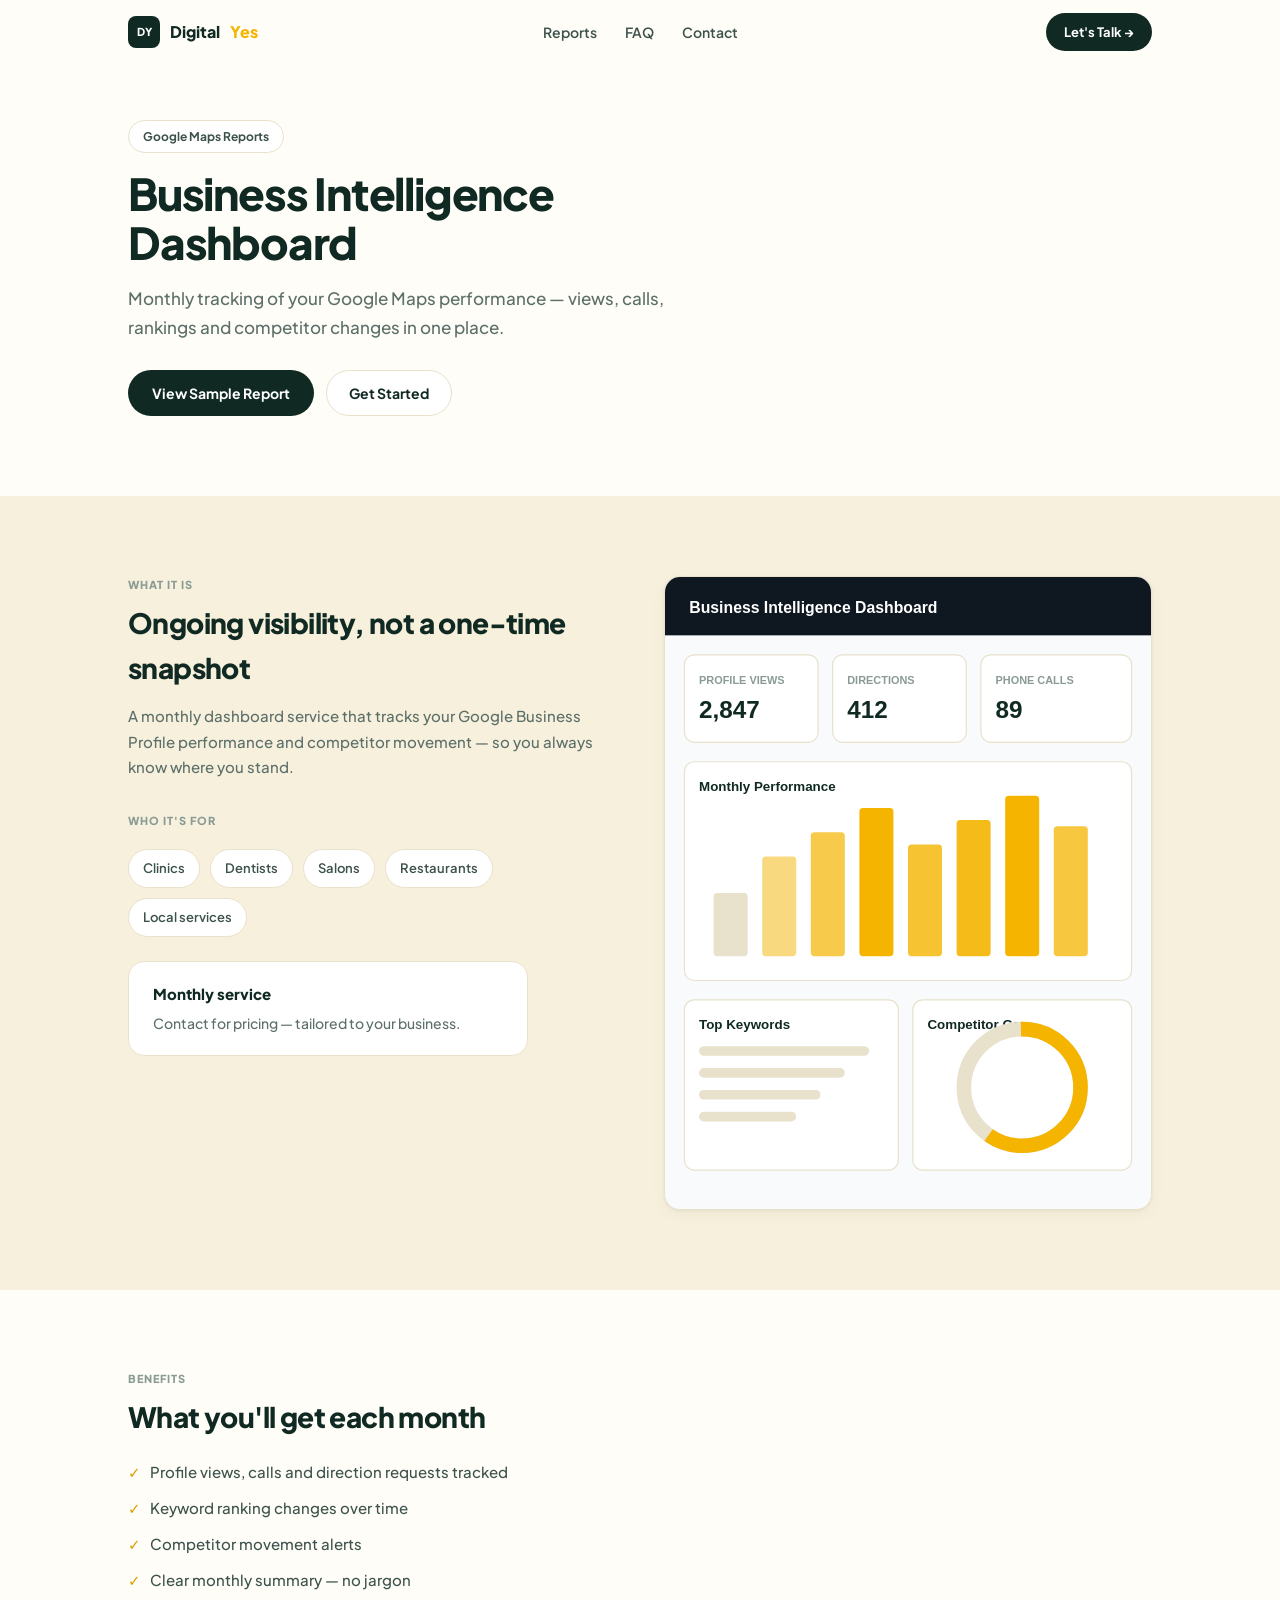
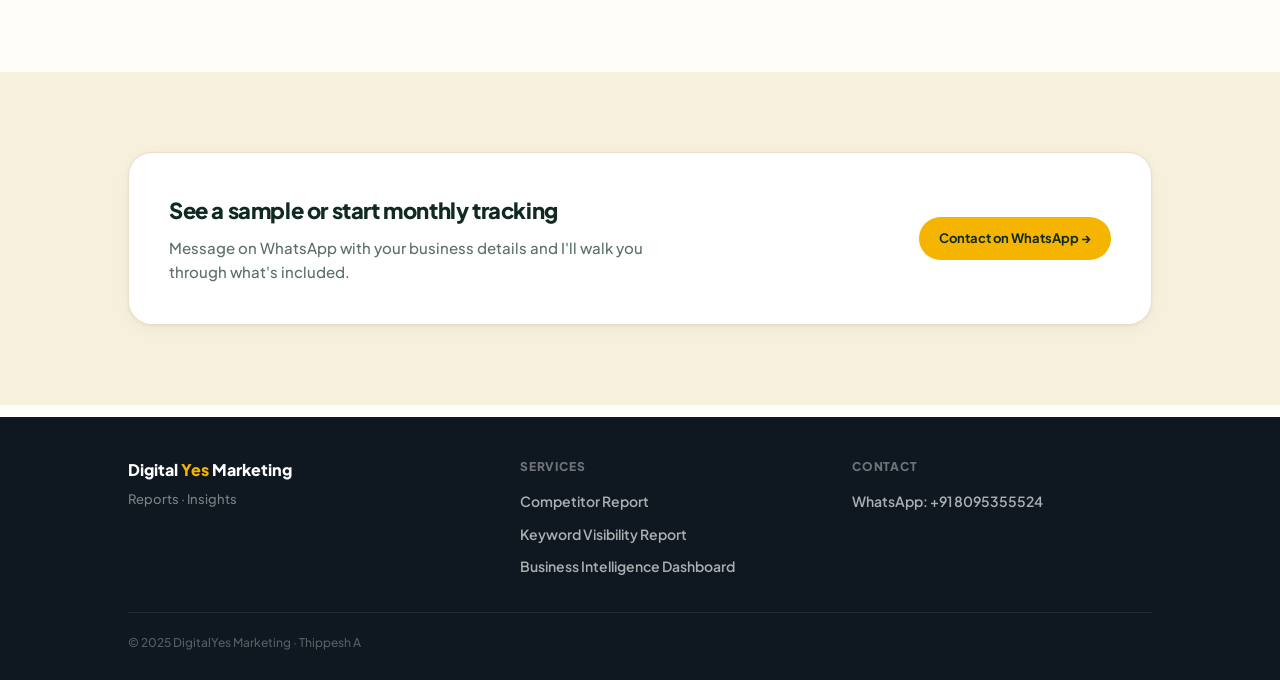
<file: business-dashboard/index.html>
<!DOCTYPE html>
<html lang="en">
<head>
  <meta charset="UTF-8">
  <meta name="viewport" content="width=device-width, initial-scale=1.0">
  <title>Business Intelligence Dashboard — DigitalYes Marketing</title>
  <meta name="description" content="Monthly Google Maps performance tracking and insights for local businesses.">
  <link rel="preconnect" href="https://fonts.googleapis.com">
  <link rel="preconnect" href="https://fonts.gstatic.com" crossorigin>
  <link href="https://fonts.googleapis.com/css2?family=Plus+Jakarta+Sans:ital,wght@0,400;0,500;0,600;0,700;0,800&display=swap" rel="stylesheet">
  <link rel="stylesheet" href="../css/service.css">
  <script defer src="https://cloud.umami.is/script.js" data-website-id="3a1aca4d-18f7-47f1-aba2-35dbbecfd51e"></script>
</head>
<body>
  <nav id="navbar">
    <div class="nav-container">
      <a href="../index.html" class="nav-logo"><div class="nav-logo-mark"><span>DY</span></div>Digital<em>Yes</em></a>
      <div class="nav-links"><a href="../index.html#reports">Reports</a><a href="../index.html#faq">FAQ</a><a href="../contact.html">Contact</a></div>
      <a href="../contact.html" class="nav-cta">Let's Talk →</a>
      <button class="mobile-menu-btn" onclick="toggleMenu()" aria-label="Menu"><svg width="22" height="22" fill="none" stroke="currentColor" stroke-width="2"><path d="M3 7h16M3 12h16M3 17h16"/></svg></button>
    </div>
    <div id="mobile-menu"><a href="../index.html#reports">Reports</a><a href="../contact.html">Contact</a><a href="../contact.html" class="mobile-cta">Let's Talk →</a></div>
  </nav>
  <header class="page-hero">
    <div class="container">
      <div class="page-badge reveal">Google Maps Reports</div>
      <h1 class="reveal">Business Intelligence Dashboard</h1>
      <p class="lead reveal">Monthly tracking of your Google Maps performance — views, calls, rankings and competitor changes in one place.</p>
      <div class="page-actions reveal">
        <a href="https://wa.me/918095355524?text=Hi%2C%20I%27d%20like%20to%20learn%20more%20about%20the%20Business%20Intelligence%20Dashboard." target="_blank" rel="noopener" class="btn-primary">View Sample Report</a>
        <a href="../contact.html" class="btn-secondary">Get Started</a>
      </div>
    </div>
  </header>
  <section class="section section--alt">
    <div class="container content-grid">
      <div class="reveal">
        <div class="section-label">What it is</div>
        <h2 class="section-title">Ongoing visibility, not a one-time snapshot</h2>
        <p class="section-text">A monthly dashboard service that tracks your Google Business Profile performance and competitor movement — so you always know where you stand.</p>
        <div class="section-label" style="margin-top:32px;">Who it's for</div>
        <div class="audience-tags"><span>Clinics</span><span>Dentists</span><span>Salons</span><span>Restaurants</span><span>Local services</span></div>
        <div class="pricing-box"><strong>Monthly service</strong><span>Contact for pricing — tailored to your business.</span></div>
      </div>
      <div class="preview-frame reveal"><img src="../images/dashboard.svg" alt="Business intelligence dashboard preview" width="400" height="520"></div>
    </div>
  </section>
  <section class="section">
    <div class="container">
      <div class="section-label reveal">Benefits</div>
      <h2 class="section-title reveal">What you'll get each month</h2>
      <ul class="benefits-list reveal">
        <li>Profile views, calls and direction requests tracked</li>
        <li>Keyword ranking changes over time</li>
        <li>Competitor movement alerts</li>
        <li>Clear monthly summary — no jargon</li>
      </ul>
    </div>
  </section>
  <section class="section section--alt">
    <div class="container">
      <div class="cta-band reveal">
        <div><h2>See a sample or start monthly tracking</h2><p>Message on WhatsApp with your business details and I'll walk you through what's included.</p></div>
        <a href="https://wa.me/918095355524?text=Hi%2C%20I%27m%20interested%20in%20the%20Business%20Intelligence%20Dashboard." target="_blank" rel="noopener" class="btn-yellow">Contact on WhatsApp →</a>
      </div>
    </div>
  </section>
  <footer>
    <div class="container">
      <div class="footer-inner">
        <div class="footer-brand"><h4>Digital <em>Yes</em> Marketing</h4><p class="footer-tagline">Reports · Insights</p></div>
        <div class="footer-col"><h5>Services</h5><a href="../competitor-report/">Competitor Report</a><a href="../keyword-report/">Keyword Visibility Report</a><a href="../business-dashboard/">Business Intelligence Dashboard</a></div>
        <div class="footer-col"><h5>Contact</h5><a href="https://wa.me/918095355524" target="_blank" rel="noopener">WhatsApp: +91 8095355524</a></div>
      </div>
      <p class="footer-copy">© 2025 DigitalYes Marketing · Thippesh A</p>
    </div>
  </footer>
  <script src="../js/service.js"></script>
</body>
</html>
</file>
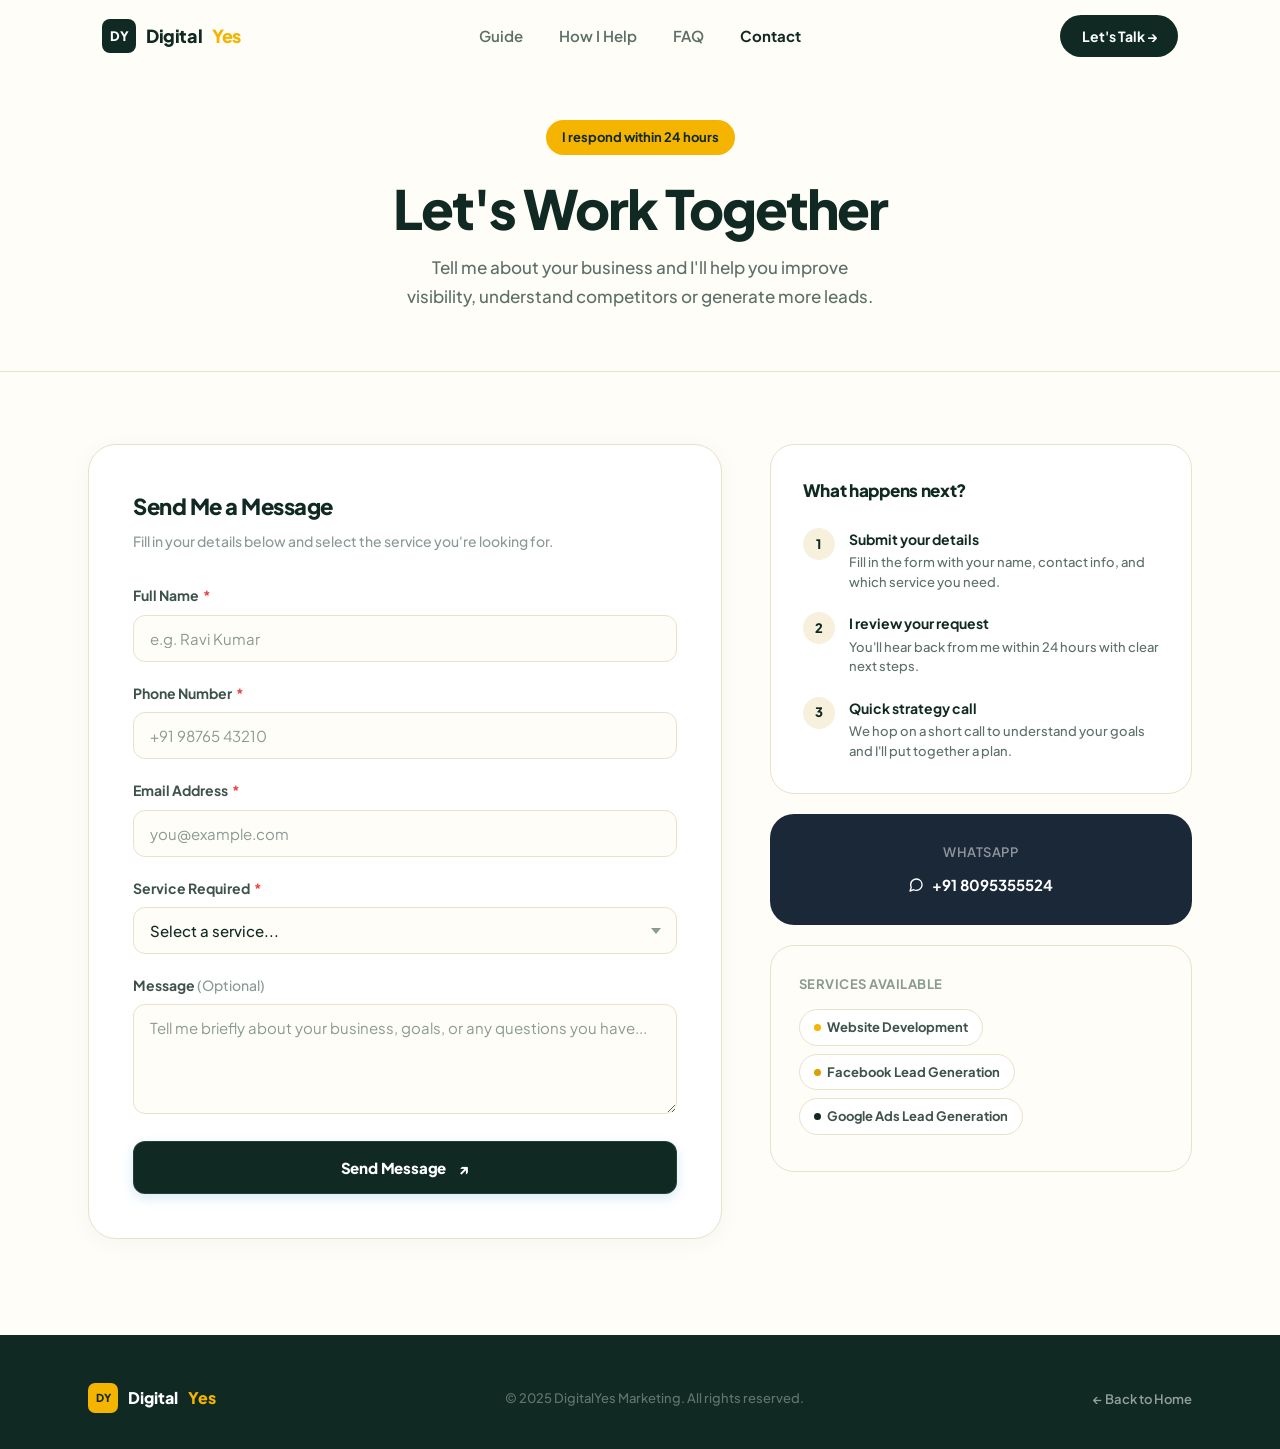
<file: contact.html>
﻿<!DOCTYPE html>
<html lang="en">
<head>
  <meta charset="UTF-8">
  <meta name="viewport" content="width=device-width, initial-scale=1.0">
  <title>Contact — Thippesh A | DigitalYes Marketing</title>
  <meta name="description" content="Get in touch with Thippesh A — Google Business Profile reports, competitor insights and lead generation services for local businesses.">
  <link rel="preconnect" href="https://fonts.googleapis.com">
  <link rel="preconnect" href="https://fonts.gstatic.com" crossorigin>
  <link href="https://fonts.googleapis.com/css2?family=Plus+Jakarta+Sans:wght@400;500;600;700;800&display=swap" rel="stylesheet">
  <style>
    *, *::before, *::after { box-sizing: border-box; margin: 0; padding: 0; }

    :root {
      --bg: #FFFDF7;
      --beige: #F7F0DD;
      --surface: #FFFFFF;
      --text-1: #102A23;
      --text-2: #3D524C;
      --text-3: #5C6F69;
      --text-4: #8A9A94;
      --yellow: #F4B400;
      --yellow-dk: #D9A000;
      --border: #E8E1CC;
      --footer: #0F1720;
      --error: #EF4444;
      --success: #22C55E;
      --font: 'Plus Jakarta Sans', system-ui, -apple-system, sans-serif;
    }

    html { scroll-behavior: smooth; }

    body {
      font-family: var(--font);
      background: var(--bg);
      color: var(--text-1);
      line-height: 1.6;
      -webkit-font-smoothing: antialiased;
      overflow-x: hidden;
    }

    a { text-decoration: none; color: inherit; }

    .wa-icon { width: 18px; height: 18px; flex-shrink: 0; }

    .container {
      max-width: 1160px;
      margin: 0 auto;
      padding: 0 28px;
    }

    /* ─── NAV (identical to main page) ─── */
    #navbar {
      position: fixed;
      top: 0; left: 0; right: 0;
      z-index: 100;
      background: rgba(255, 253, 247, 0.9);
      backdrop-filter: blur(16px);
      -webkit-backdrop-filter: blur(16px);
      border-bottom: 1px solid transparent;
    }

    .nav-container {
      max-width: 1140px;
      margin: 0 auto;
      padding: 0 32px;
      height: 72px;
      display: grid;
      grid-template-columns: 1fr auto 1fr;
      align-items: center;
    }

    .nav-logo {
      display: flex;
      align-items: center;
      gap: 10px;
      font-weight: 800;
      font-size: 18px;
      color: var(--text-1);
      letter-spacing: -0.4px;
    }

    .nav-logo { justify-self: start; }

    .nav-logo-mark {
      width: 34px;
      height: 34px;
      background: var(--text-1);
      border-radius: 8px;
      display: flex;
      align-items: center;
      justify-content: center;
    }

    .nav-logo-mark span {
      font-size: 13px;
      font-weight: 800;
      color: white;
      letter-spacing: -0.5px;
      position: relative;
      z-index: 1;
    }

    .nav-logo em { color: var(--yellow); font-style: normal; }

    .nav-links {
      display: flex;
      align-items: center;
      gap: 36px;
      justify-self: center;
    }

    .nav-links a {
      font-size: 15px;
      font-weight: 600;
      color: var(--text-3);
      transition: color 0.2s;
    }

    .nav-links a:hover { color: var(--text-1); }
    .nav-links a.active { color: var(--text-1); font-weight: 700; }

    .nav-cta {
      display: inline-flex;
      align-items: center;
      gap: 10px;
      background: var(--text-1);
      color: white !important;
      border-radius: 50px;
      padding: 10px 20px 10px 22px;
      font-size: 14px;
      font-weight: 700;
      transition: all 0.2s;
      justify-self: end;
    }

    .nav-cta:hover { opacity: 0.88; }

    .mobile-menu-btn {
      display: none;
      background: none;
      border: none;
      cursor: pointer;
      padding: 8px;
      color: var(--text-1);
    }

    #mobile-menu {
      display: none;
      flex-direction: column;
      gap: 14px;
      background: var(--cream);
      border-top: 1px solid var(--border);
      padding: 20px 32px;
    }

    #mobile-menu a {
      font-size: 16px;
      font-weight: 600;
      color: var(--text-2);
    }

    /* ─── PAGE HEADER ─── */
    .page-header {
      padding: 120px 0 60px;
      background: var(--cream);
      border-bottom: 1px solid var(--border);
      text-align: center;
    }

    .ph-tag {
      display: inline-block;
      background: var(--yellow);
      color: var(--text-1);
      padding: 7px 16px;
      border-radius: 50px;
      font-size: 13px;
      font-weight: 700;
      margin-bottom: 24px;
    }

    .page-header h1 {
      font-size: clamp(36px, 5vw, 54px);
      font-weight: 800;
      color: var(--text-1);
      letter-spacing: -2px;
      line-height: 1.08;
      margin-bottom: 16px;
    }

    .page-header p {
      font-size: 17px;
      color: var(--text-3);
      font-weight: 500;
      max-width: 480px;
      margin: 0 auto;
      line-height: 1.7;
    }

    /* ─── CONTACT SECTION ─── */
    .contact-section {
      padding: 72px 0 96px;
      background: var(--cream);
    }

    .contact-grid {
      display: grid;
      grid-template-columns: 3fr 2fr;
      gap: 48px;
      align-items: start;
    }

    /* Form Card */
    .form-card {
      background: white;
      border: 1px solid var(--border);
      border-radius: 28px;
      padding: 44px;
      box-shadow: 0 4px 24px rgba(0,0,0,0.04);
    }

    .form-card h2 {
      font-size: 22px;
      font-weight: 800;
      color: var(--text-1);
      letter-spacing: -0.5px;
      margin-bottom: 6px;
    }

    .form-card > p {
      font-size: 14px;
      color: var(--text-4);
      font-weight: 500;
      margin-bottom: 32px;
    }

    .form-group {
      margin-bottom: 20px;
    }

    .form-group label {
      display: block;
      font-size: 14px;
      font-weight: 700;
      color: var(--text-2);
      margin-bottom: 8px;
    }

    .form-group label .req {
      color: var(--error);
      margin-left: 2px;
    }

    .form-control {
      width: 100%;
      padding: 13px 16px;
      border: 1.5px solid var(--border);
      border-radius: 12px;
      font-size: 15px;
      font-family: var(--font);
      font-weight: 500;
      color: var(--text-1);
      background: var(--bg);
      transition: border-color 0.2s, box-shadow 0.2s, background 0.2s;
      outline: none;
      -webkit-appearance: none;
      appearance: none;
    }

    .form-control:focus {
      border-color: var(--yellow-dk);
      background: white;
      box-shadow: 0 0 0 3px rgba(244, 180, 0, 0.15);
    }

    .form-control::placeholder {
      color: var(--text-4);
      font-weight: 400;
    }

    .form-control.error {
      border-color: var(--error);
      box-shadow: 0 0 0 3px rgba(239,68,68,0.08);
    }

    /* Select styling */
    .select-wrap {
      position: relative;
    }

    .select-wrap::after {
      content: '';
      position: absolute;
      right: 16px;
      top: 50%;
      transform: translateY(-50%);
      width: 0;
      height: 0;
      border-left: 5px solid transparent;
      border-right: 5px solid transparent;
      border-top: 6px solid var(--text-4);
      pointer-events: none;
    }

    .form-control select,
    select.form-control {
      cursor: pointer;
      padding-right: 40px;
    }

    textarea.form-control {
      resize: vertical;
      min-height: 110px;
    }

    /* Standardized Buttons */
    .submit-btn {
      width: 100%;
      background: var(--text-1);
      color: white;
      border: none;
      padding: 16px 28px;
      border-radius: 12px;
      font-size: 15px;
      font-weight: 800;
      font-family: var(--font);
      cursor: pointer;
      transition: all 0.3s cubic-bezier(0.175, 0.885, 0.32, 1.275);
      margin-top: 8px;
      letter-spacing: -0.2px;
      display: flex;
      align-items: center;
      justify-content: center;
      gap: 12px;
      border: 1px solid rgba(255,255,255,0.1);
      box-shadow: 0 4px 12px rgba(91, 171, 232, 0.25);
    }

    .submit-btn:hover:not(:disabled) {
      transform: translateY(-2px);
      opacity: 0.9;
      box-shadow: 0 12px 24px rgba(16, 42, 35, 0.12);
    }

    .submit-btn:disabled {
      opacity: 0.65;
      cursor: not-allowed;
    }

    /* Success State */
    .success-state {
      text-align: center;
      padding: 32px 16px;
    }

    .success-icon {
      width: 64px;
      height: 64px;
      background: #F0FDF4;
      border-radius: 50%;
      display: flex;
      align-items: center;
      justify-content: center;
      margin: 0 auto 20px;
      font-size: 28px;
      color: var(--success);
      border: 2px solid #BBF7D0;
    }

    .success-state h3 {
      font-size: 22px;
      font-weight: 800;
      color: var(--text-1);
      margin-bottom: 12px;
    }

    .success-state p {
      font-size: 15px;
      color: var(--text-3);
      line-height: 1.7;
      font-weight: 500;
    }

    .success-state a {
      display: inline-block;
      margin-top: 20px;
      font-size: 14px;
      font-weight: 700;
      color: var(--green-dark);
    }

    /* ─── INFO SIDEBAR ─── */
    .contact-sidebar {
      display: flex;
      flex-direction: column;
      gap: 20px;
    }

    .info-card {
      background: white;
      border: 1px solid var(--border);
      border-radius: 24px;
      padding: 32px;
    }

    .info-card h3 {
      font-size: 17px;
      font-weight: 800;
      color: var(--text-1);
      letter-spacing: -0.3px;
      margin-bottom: 24px;
    }

    .step-list {
      display: flex;
      flex-direction: column;
      gap: 20px;
    }

    .step-item {
      display: flex;
      align-items: flex-start;
      gap: 14px;
    }

    .step-num {
      width: 32px;
      height: 32px;
      background: var(--beige);
      color: var(--text-1);
      border-radius: 50%;
      display: flex;
      align-items: center;
      justify-content: center;
      font-size: 13px;
      font-weight: 800;
      flex-shrink: 0;
    }

    .step-item strong {
      display: block;
      font-size: 14px;
      font-weight: 700;
      color: var(--text-1);
      margin-bottom: 3px;
    }

    .step-item p {
      font-size: 13px;
      color: var(--text-3);
      font-weight: 500;
      line-height: 1.5;
    }

    .email-card {
      background: var(--text-1);
      border-radius: 24px;
      padding: 28px;
      text-align: center;
      color: white;
    }

    .email-card p {
      font-size: 13px;
      font-weight: 600;
      color: rgba(255,255,255,0.5);
      margin-bottom: 10px;
      text-transform: uppercase;
      letter-spacing: 0.5px;
    }

    .email-card a {
      font-size: 15px;
      font-weight: 700;
      color: white;
      text-decoration: none;
      display: flex;
      align-items: center;
      justify-content: center;
      gap: 8px;
      transition: color 0.2s;
    }

    .email-card a:hover { color: var(--yellow); }

    .services-badge {
      background: var(--bg);
      border: 1px solid var(--border);
      border-radius: 24px;
      padding: 28px;
    }

    .services-badge h4 {
      font-size: 13px;
      font-weight: 700;
      color: var(--text-4);
      text-transform: uppercase;
      letter-spacing: 0.5px;
      margin-bottom: 14px;
    }

    .service-pill {
      display: inline-flex;
      align-items: center;
      gap: 6px;
      background: white;
      border: 1px solid var(--border);
      border-radius: 50px;
      padding: 7px 14px;
      font-size: 13px;
      font-weight: 700;
      color: var(--text-2);
      margin: 0 6px 8px 0;
    }

    .sp-dot {
      width: 7px;
      height: 7px;
      border-radius: 50%;
      flex-shrink: 0;
    }

    /* ─── FOOTER ─── */
    footer {
      background: var(--text-1);
      padding: 48px 0 36px;
      color: white;
    }

    .footer-simple {
      display: flex;
      justify-content: space-between;
      align-items: center;
    }

    .footer-logo-wrap {
      display: flex;
      align-items: center;
      gap: 10px;
      font-size: 16px;
      font-weight: 800;
      color: white;
    }

    .footer-logo-mark {
      width: 30px;
      height: 30px;
      background: var(--yellow);
      border-radius: 7px;
      display: flex;
      align-items: center;
      justify-content: center;
      font-size: 11px;
      font-weight: 800;
      color: var(--text-1);
    }

    .footer-logo-wrap em { color: var(--yellow); font-style: normal; }

    .footer-copy {
      font-size: 13px;
      color: rgba(255,255,255,0.35);
      font-weight: 500;
    }

    .footer-back a {
      font-size: 13px;
      font-weight: 600;
      color: rgba(255,255,255,0.55);
      transition: color 0.2s;
    }

    .footer-back a:hover { color: white; }

    /* ─── RESPONSIVE ─── */
    @media (max-width: 900px) {
      .nav-container { grid-template-columns: 1fr auto; }
      .nav-links, .nav-cta { display: none; }
      .mobile-menu-btn { display: block; justify-self: end; }

      .contact-grid { grid-template-columns: 1fr; }
      .form-card { padding: 28px 22px; }

      .footer-simple {
        flex-direction: column;
        gap: 16px;
        text-align: center;
      }
    }

    @media (max-width: 600px) {
      .container { padding: 0 20px; }
      .page-header { padding: 100px 0 48px; }
      .page-header h1 { font-size: 34px; letter-spacing: -1.5px; }
    }
  </style>
  <script defer src="https://cloud.umami.is/script.js" data-website-id="3a1aca4d-18f7-47f1-aba2-35dbbecfd51e"></script>
</head>
<body>
  <!-- Navigation -->
  <nav id="navbar">
    <div class="nav-container">
      <a href="index.html" class="nav-logo">
        <div class="nav-logo-mark"><span>DY</span></div>
        Digital<em>Yes</em>
      </a>

      <div class="nav-links">
        <a href="index.html#guide">Guide</a>
        <a href="index.html#help">How I Help</a>
        <a href="index.html#faq">FAQ</a>
        <a href="contact.html" class="active">Contact</a>
      </div>

      <a href="#contact-form" class="nav-cta">Let's Talk →</a>

      <button class="mobile-menu-btn" onclick="toggleMenu()" aria-label="Toggle menu">
        <svg width="22" height="22" fill="none" stroke="currentColor" stroke-width="2" stroke-linecap="round">
          <path d="M3 7h16M3 12h16M3 17h16"/>
        </svg>
      </button>
    </div>

    <div id="mobile-menu">
      <a href="index.html#guide">Guide</a>
      <a href="index.html#help">How I Help</a>
      <a href="index.html#faq">FAQ</a>
      <a href="contact.html">Contact</a>
    </div>
  </nav>

  <!-- Page Header -->
  <div class="page-header">
    <div class="ph-tag">I respond within 24 hours</div>
    <h1>Let's Work Together</h1>
    <p>Tell me about your business and I'll help you improve visibility, understand competitors or generate more leads.</p>
  </div>

  <!-- Contact Section -->
  <section class="contact-section">
    <div class="container">
      <div class="contact-grid">

        <!-- Form Card -->
        <div class="form-card">
          <h2>Send Me a Message</h2>
          <p>Fill in your details below and select the service you're looking for.</p>

          <form id="contact-form" action="send_mail.php" method="POST" novalidate>

            <div class="form-group">
              <label for="name">Full Name <span class="req">*</span></label>
              <input
                type="text"
                id="name"
                name="name"
                class="form-control"
                placeholder="e.g. Ravi Kumar"
                required
                autocomplete="name"
              >
            </div>

            <div class="form-group">
              <label for="phone">Phone Number <span class="req">*</span></label>
              <input
                type="tel"
                id="phone"
                name="phone"
                class="form-control"
                placeholder="+91 98765 43210"
                required
                autocomplete="tel"
              >
            </div>

            <div class="form-group">
              <label for="email">Email Address <span class="req">*</span></label>
              <input
                type="email"
                id="email"
                name="email"
                class="form-control"
                placeholder="you@example.com"
                required
                autocomplete="email"
              >
            </div>

            <div class="form-group">
              <label for="service">Service Required <span class="req">*</span></label>
              <div class="select-wrap">
                <select id="service" name="service" class="form-control" required>
                  <option value="" disabled selected>Select a service...</option>
                  <option value="Website Development">Website Development</option>
                  <option value="Facebook Lead Generation">Facebook Lead Generation</option>
                  <option value="Google Ads Lead Generation">Google Ads Lead Generation</option>
                  <option value="Not sure — need advice">Not sure — need advice</option>
                </select>
              </div>
            </div>

            <div class="form-group">
              <label for="message">Message <span style="font-weight:500; color: var(--text-4);">(Optional)</span></label>
              <textarea
                id="message"
                name="message"
                class="form-control"
                rows="4"
                placeholder="Tell me briefly about your business, goals, or any questions you have..."
              ></textarea>
            </div>

            <p id="form-error" style="font-size:13px; color:var(--error); font-weight:600; margin-bottom:12px; display:none;"></p>

            <button type="submit" class="submit-btn" id="submit-btn">
              Send Message
              <div class="s-icon">↗</div>
            </button>

          </form>
        </div>

        <!-- Sidebar -->
        <div class="contact-sidebar">

          <!-- What happens next -->
          <div class="info-card">
            <h3>What happens next?</h3>
            <div class="step-list">
              <div class="step-item">
                <div class="step-num">1</div>
                <div>
                  <strong>Submit your details</strong>
                  <p>Fill in the form with your name, contact info, and which service you need.</p>
                </div>
              </div>
              <div class="step-item">
                <div class="step-num">2</div>
                <div>
                  <strong>I review your request</strong>
                  <p>You'll hear back from me within 24 hours with clear next steps.</p>
                </div>
              </div>
              <div class="step-item">
                <div class="step-num">3</div>
                <div>
                  <strong>Quick strategy call</strong>
                  <p>We hop on a short call to understand your goals and I'll put together a plan.</p>
                </div>
              </div>
            </div>
          </div>

          <div class="email-card" style="background: #1a2838;">
            <p>WhatsApp</p>
            <a href="https://wa.me/918095355524" target="_blank" rel="noopener">
              <svg width="16" height="16" fill="none" viewBox="0 0 24 24">
                <path d="M21 11.5a8.38 8.38 0 01-.9 3.8 8.5 8.5 0 01-7.6 4.7 8.38 8.38 0 01-3.8-.9L3 21l1.9-5.7a8.38 8.38 0 01-.9-3.8 8.5 8.5 0 014.7-7.6 8.38 8.38 0 013.8-.9h.5a8.48 8.48 0 018 8v.5z" stroke="white" stroke-width="2" stroke-linecap="round" stroke-linejoin="round"/>
              </svg>
              +91 8095355524
            </a>
          </div>

          <!-- Services offered -->
          <div class="services-badge">
            <h4>Services Available</h4>
            <div>
              <div class="service-pill">
                <div class="sp-dot" style="background:#F4B400;"></div>
                Website Development
              </div>
              <div class="service-pill">
                <div class="sp-dot" style="background:#D9A000;"></div>
                Facebook Lead Generation
              </div>
              <div class="service-pill">
                <div class="sp-dot" style="background:#102A23;"></div>
                Google Ads Lead Generation
              </div>
            </div>
          </div>

        </div>
      </div>
    </div>
  </section>

  <!-- Footer -->
  <footer>
    <div class="container">
      <div class="footer-simple">
        <div class="footer-logo-wrap">
          <div class="footer-logo-mark">DY</div>
          Digital<em>Yes</em>
        </div>
        <p class="footer-copy">© 2025 DigitalYes Marketing. All rights reserved.</p>
        <div class="footer-back">
          <a href="index.html">← Back to Home</a>
        </div>
      </div>
    </div>
  </footer>

  <script>
    // Mobile nav
    function toggleMenu() {
      const m = document.getElementById('mobile-menu');
      m.style.display = m.style.display === 'flex' ? 'none' : 'flex';
    }

    // Form submission
    const form = document.getElementById('contact-form');
    const btn  = document.getElementById('submit-btn');
    const errEl = document.getElementById('form-error');

    function showError(msg) {
      errEl.textContent = msg;
      errEl.style.display = 'block';
    }

    function clearError() {
      errEl.style.display = 'none';
      errEl.textContent = '';
    }

    form.addEventListener('submit', async function(e) {
      e.preventDefault();
      clearError();

      // Client-side validation
      const name    = form.name.value.trim();
      const phone   = form.phone.value.trim();
      const email   = form.email.value.trim();
      const service = form.service.value;

      if (!name)    return showError('Please enter your full name.');
      if (!phone)   return showError('Please enter your phone number.');
      if (!email || !/^[^\s@]+@[^\s@]+\.[^\s@]+$/.test(email))
                    return showError('Please enter a valid email address.');
      if (!service) return showError('Please select a service.');

      // Send
      btn.innerHTML = 'Sending…';
      btn.disabled = true;

      try {
        const payload = {
          name: name,
          phone: phone,
          email: email,
          service: service,
          message: form.message.value,
          _subject: "New Lead: " + name + " - DigitalYes",
          _captcha: "false",
          _template: "table"
        };

        const res = await fetch('https://formsubmit.co/ajax/support@digitalyesmarketing.com', {
          method: 'POST',
          headers: {
            'Content-Type': 'application/json',
            'Accept': 'application/json'
          },
          body: JSON.stringify(payload)
        });
        const data = await res.json();
        const msg = (data.message || '').toLowerCase();

        if (msg.includes('activation') || msg.includes('activate form')) {
          form.innerHTML = `
            <div class="success-state">
              <div class="success-icon" style="background:#FFF8E1;border-color:#F5E6B8;color:#E0B010;">✉</div>
              <h3>Almost there — one quick step</h3>
              <p>The contact form needs a one-time activation on our side.<br><br>
              Please message on WhatsApp instead and I’ll reply quickly.</p>
              <p style="margin-top:16px;">
                <a href="https://wa.me/918095355524" target="_blank" rel="noopener" style="font-weight:700;color:var(--text-1);">WhatsApp +91 8095355524</a>
              </p>
            </div>
          `;
          return;
        }

        if (data.success === "true" || data.success === true) {
          // Success UI
          form.innerHTML = `
            <div class="success-state">
              <div class="success-icon">✓</div>
              <h3>Message Sent!</h3>
              <p>Thank you, <strong>${name}</strong>! I've received your enquiry for <strong>${service}</strong>.<br>I'll get back to you within 24 hours.</p>
              <a href="index.html">← Back to Home</a>
            </div>
          `;
        } else {
          btn.textContent = 'Send Message →';
          btn.disabled = false;
          showError(data.message || 'Something went wrong. Please try WhatsApp instead.');
        }
      } catch (err) {
        btn.textContent = 'Send Message →';
        btn.disabled = false;
        showError('Network error. Please message on WhatsApp: +91 8095355524');
      }
    });

    // Remove field error states on input
    document.querySelectorAll('.form-control').forEach(el => {
      el.addEventListener('input', () => el.classList.remove('error'));
    });

  </script>
</body>
</html>
</file>
<file: css/service.css>
*, *::before, *::after { box-sizing: border-box; margin: 0; padding: 0; }

:root {
  --bg:        #FFFDF7;
  --beige:     #F7F0DD;
  --surface:   #FFFFFF;
  --text-1:    #102A23;
  --text-2:    #3D524C;
  --text-3:    #5C6F69;
  --text-4:    #8A9A94;
  --yellow:    #F4B400;
  --yellow-dk: #D9A000;
  --border:    #E8E1CC;
  --footer:    #0F1720;
  --shadow:    0 1px 3px rgba(16, 42, 35, 0.06), 0 4px 16px rgba(16, 42, 35, 0.04);
  --font:      'Plus Jakarta Sans', system-ui, sans-serif;
}

html { scroll-behavior: smooth; }

body {
  font-family: var(--font);
  background: var(--bg);
  color: var(--text-1);
  line-height: 1.6;
  font-size: 16px;
  -webkit-font-smoothing: antialiased;
}

a { text-decoration: none; color: inherit; }

.container {
  max-width: 1080px;
  margin: 0 auto;
  padding: 0 28px;
}

.wa-icon { width: 18px; height: 18px; flex-shrink: 0; }

#navbar {
  position: fixed; top: 0; left: 0; right: 0; z-index: 100;
  background: rgba(255, 253, 247, 0.9);
  backdrop-filter: blur(14px);
  border-bottom: 1px solid transparent;
  transition: all 0.3s;
}

#navbar.scrolled {
  border-bottom-color: var(--border);
  box-shadow: var(--shadow);
}

.nav-container {
  max-width: 1080px; margin: 0 auto; padding: 0 28px;
  height: 64px;
  display: grid;
  grid-template-columns: 1fr auto 1fr;
  align-items: center;
}

.nav-logo {
  display: flex; align-items: center; gap: 10px;
  font-weight: 800; font-size: 16px; justify-self: start;
}

.nav-logo-mark {
  width: 32px; height: 32px; background: var(--text-1);
  border-radius: 8px;
  display: flex; align-items: center; justify-content: center;
}

.nav-logo-mark span { font-size: 11px; font-weight: 800; color: white; }
.nav-logo em { color: var(--yellow); font-style: normal; }

.nav-links { display: flex; gap: 28px; justify-self: center; }
.nav-links a { font-size: 14px; font-weight: 600; color: var(--text-2); transition: color 0.2s; }
.nav-links a:hover { color: var(--text-1); }

.nav-cta {
  display: inline-flex; align-items: center; gap: 8px;
  background: var(--text-1); color: white !important;
  border-radius: 50px; padding: 9px 18px;
  font-size: 13px; font-weight: 700;
  justify-self: end; transition: opacity 0.2s;
}

.nav-cta:hover { opacity: 0.88; }

.mobile-menu-btn {
  display: none; background: none; border: none;
  cursor: pointer; padding: 8px; justify-self: end;
}

#mobile-menu {
  display: none; flex-direction: column; gap: 12px;
  background: var(--bg); border-top: 1px solid var(--border);
  padding: 16px 28px;
}

#mobile-menu a { font-size: 15px; font-weight: 600; color: var(--text-2); }
#mobile-menu .mobile-cta {
  background: var(--text-1); color: white;
  padding: 11px 18px; border-radius: 50px; text-align: center;
}

.btn-primary {
  display: inline-flex; align-items: center; gap: 8px;
  background: var(--text-1); color: white;
  border-radius: 50px; padding: 12px 24px;
  font-size: 14px; font-weight: 700;
  transition: all 0.25s;
}

.btn-primary:hover { opacity: 0.9; transform: translateY(-1px); }

.btn-secondary {
  display: inline-flex; align-items: center; gap: 8px;
  background: var(--surface); color: var(--text-1);
  border: 1.5px solid var(--border);
  border-radius: 50px; padding: 11px 22px;
  font-size: 14px; font-weight: 700;
  transition: all 0.25s;
}

.btn-secondary:hover { border-color: var(--text-1); }

.btn-yellow {
  display: inline-flex; align-items: center; justify-content: center;
  background: var(--yellow); color: var(--text-1);
  border-radius: 50px; padding: 11px 20px;
  font-size: 13px; font-weight: 700;
  transition: all 0.25s;
}

.btn-yellow:hover { background: var(--yellow-dk); }

.page-hero {
  padding: 120px 0 80px;
  background: var(--bg);
}

.page-badge {
  display: inline-flex;
  font-size: 12px; font-weight: 700;
  color: var(--text-2);
  background: var(--surface);
  border: 1px solid var(--border);
  border-radius: 50px;
  padding: 6px 14px;
  margin-bottom: 16px;
}

.page-hero h1 {
  font-size: clamp(32px, 4vw, 44px);
  font-weight: 800;
  line-height: 1.12;
  letter-spacing: -1.2px;
  margin-bottom: 16px;
  max-width: 640px;
}

.page-hero .lead {
  font-size: 17px; color: var(--text-3);
  max-width: 560px; margin-bottom: 28px;
  line-height: 1.7; font-weight: 500;
}

.page-actions {
  display: flex; align-items: center; gap: 12px; flex-wrap: wrap;
}

.section {
  padding: 80px 0;
}

.section--alt { background: var(--beige); }

.section-label {
  font-size: 11px; font-weight: 800;
  text-transform: uppercase; letter-spacing: 1px;
  color: var(--text-4); margin-bottom: 8px;
}

.section-title {
  font-size: clamp(22px, 2.5vw, 28px);
  font-weight: 800; letter-spacing: -0.6px;
  margin-bottom: 12px;
}

.section-text {
  font-size: 15px; color: var(--text-3);
  font-weight: 500; line-height: 1.7;
  max-width: 640px;
}

.content-grid {
  display: grid;
  grid-template-columns: 1fr 1fr;
  gap: 48px;
  align-items: start;
}

.preview-frame {
  border: 1px solid var(--border);
  border-radius: 16px;
  overflow: hidden;
  box-shadow: var(--shadow);
  background: var(--surface);
}

.preview-frame img {
  display: block;
  width: 100%;
  height: auto;
}

.benefits-list {
  list-style: none;
  display: flex; flex-direction: column; gap: 12px;
  margin-top: 20px;
}

.benefits-list li {
  font-size: 15px; color: var(--text-2);
  font-weight: 500;
  padding-left: 22px;
  position: relative;
}

.benefits-list li::before {
  content: '✓';
  position: absolute; left: 0;
  color: var(--yellow-dk);
  font-weight: 800;
}

.audience-tags {
  display: flex; flex-wrap: wrap; gap: 10px;
  margin-top: 20px;
}

.audience-tags span {
  font-size: 13px; font-weight: 600;
  color: var(--text-2);
  background: var(--surface);
  border: 1px solid var(--border);
  border-radius: 50px;
  padding: 8px 14px;
}

.pricing-box {
  margin-top: 24px;
  padding: 20px 24px;
  background: var(--surface);
  border: 1px solid var(--border);
  border-radius: 16px;
  max-width: 400px;
}

.pricing-box strong {
  display: block;
  font-size: 15px; font-weight: 800;
  margin-bottom: 4px;
}

.pricing-box span {
  font-size: 14px; color: var(--text-3); font-weight: 500;
}

.cta-band {
  background: var(--surface);
  border: 1px solid var(--border);
  border-radius: 24px;
  padding: 40px;
  box-shadow: var(--shadow);
  display: flex;
  align-items: center;
  justify-content: space-between;
  gap: 24px;
  flex-wrap: wrap;
}

.cta-band h2 {
  font-size: 22px; font-weight: 800;
  letter-spacing: -0.4px;
  margin-bottom: 8px;
}

.cta-band p {
  font-size: 15px; color: var(--text-3);
  font-weight: 500; max-width: 480px;
}

footer {
  background: var(--footer);
  padding: 40px 0 28px;
  color: white;
  margin-top: 12px;
}

.footer-inner {
  display: grid;
  grid-template-columns: 1.2fr 1fr 1fr;
  gap: 32px;
  padding-bottom: 24px;
  border-bottom: 1px solid rgba(255,255,255,0.08);
  margin-bottom: 20px;
}

.footer-brand h4 { font-size: 16px; font-weight: 800; margin-bottom: 6px; }
.footer-brand h4 em { color: var(--yellow); font-style: normal; }
.footer-tagline { font-size: 13px; color: rgba(255,255,255,0.45); font-weight: 500; }

.footer-col h5 {
  font-size: 12px; font-weight: 800;
  text-transform: uppercase; letter-spacing: 0.8px;
  color: rgba(255,255,255,0.4);
  margin-bottom: 14px;
}

.footer-col a {
  display: block;
  font-size: 14px; font-weight: 600;
  color: rgba(255,255,255,0.65);
  margin-bottom: 10px;
  transition: color 0.2s;
}

.footer-col a:hover { color: white; }
.footer-copy { font-size: 12px; color: rgba(255,255,255,0.3); font-weight: 500; }

.reveal { opacity: 0; transform: translateY(14px); transition: opacity 0.5s ease, transform 0.5s ease; }
.reveal.in { opacity: 1; transform: translateY(0); }

@media (max-width: 900px) {
  .nav-container { grid-template-columns: 1fr auto; }
  .nav-links, .nav-cta { display: none; }
  .mobile-menu-btn { display: block; }
  .content-grid { grid-template-columns: 1fr; }
  .footer-inner { grid-template-columns: 1fr; }
  .cta-band { flex-direction: column; align-items: flex-start; }
}

@media (max-width: 600px) {
  .page-hero { padding: 100px 0 60px; }
  .page-actions { flex-direction: column; width: 100%; }
  .page-actions a { width: 100%; justify-content: center; }
  .cta-band { padding: 28px 24px; }
}
</file>
